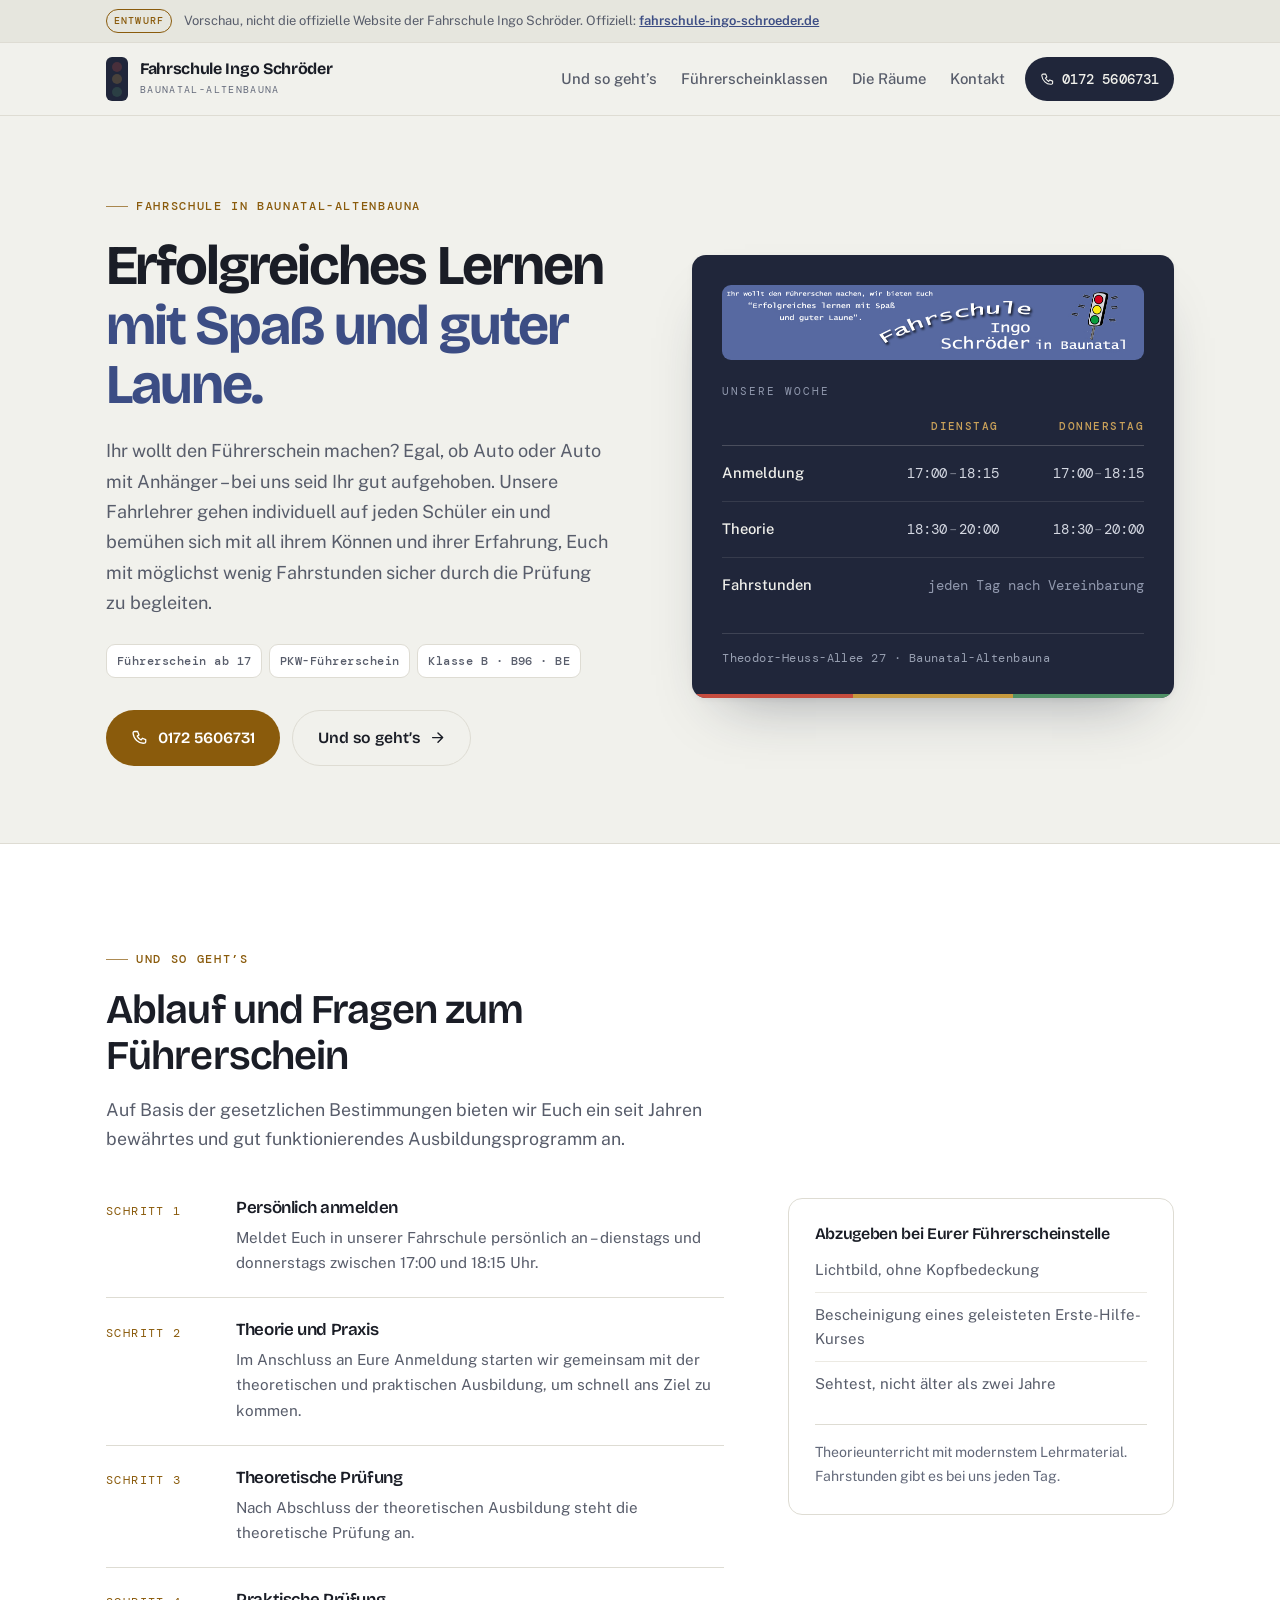
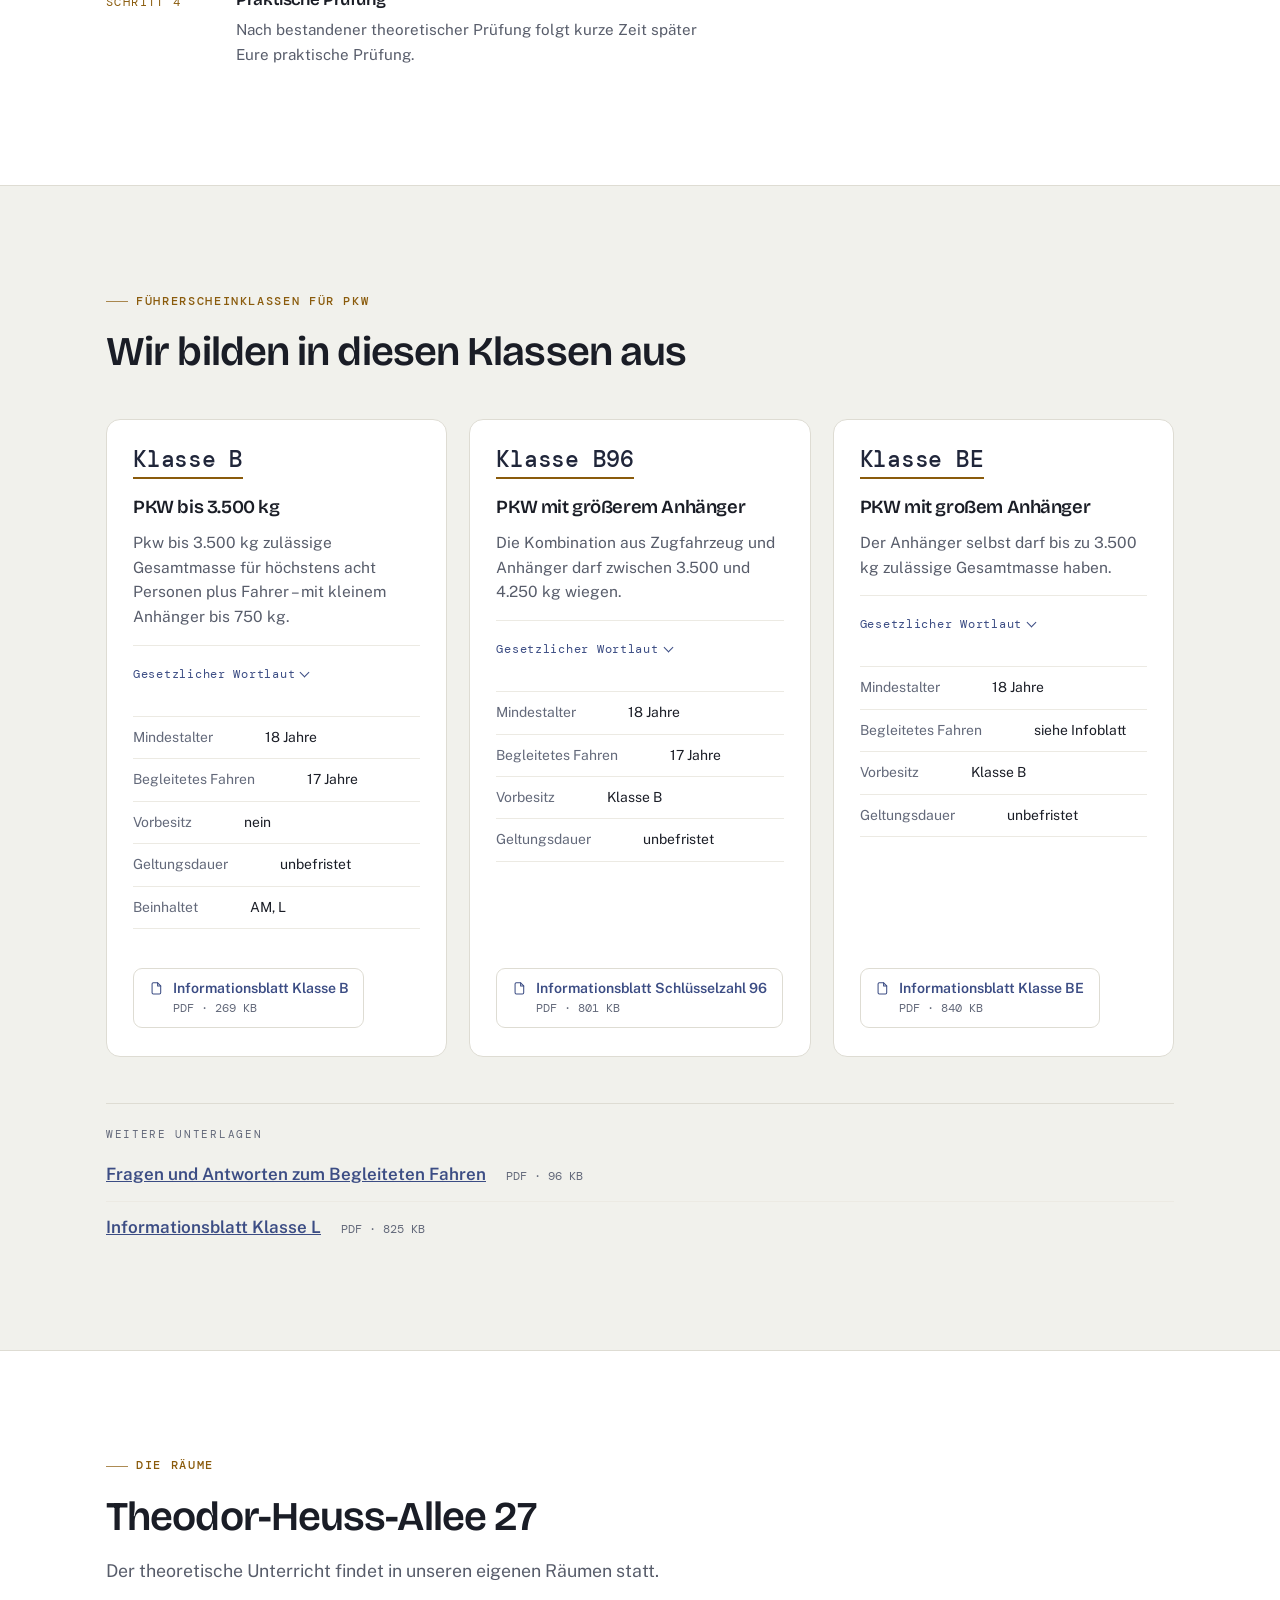
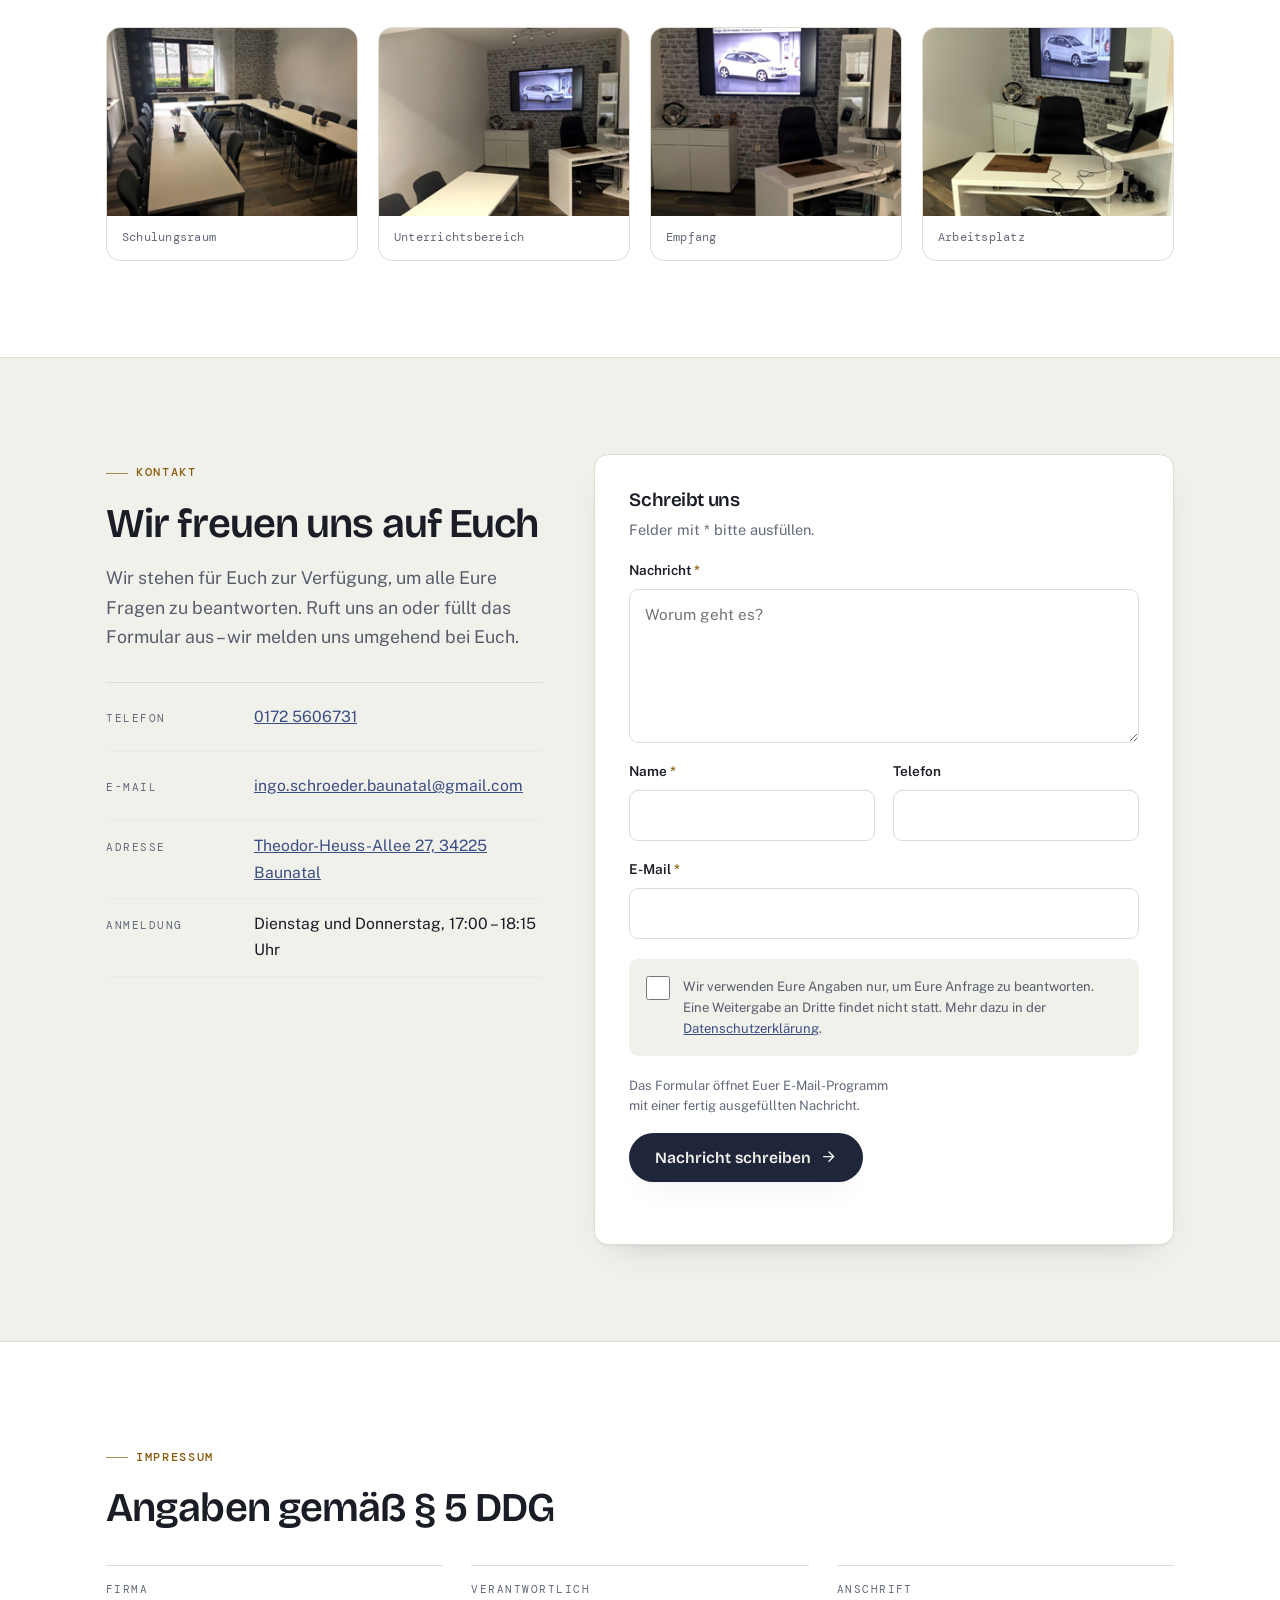
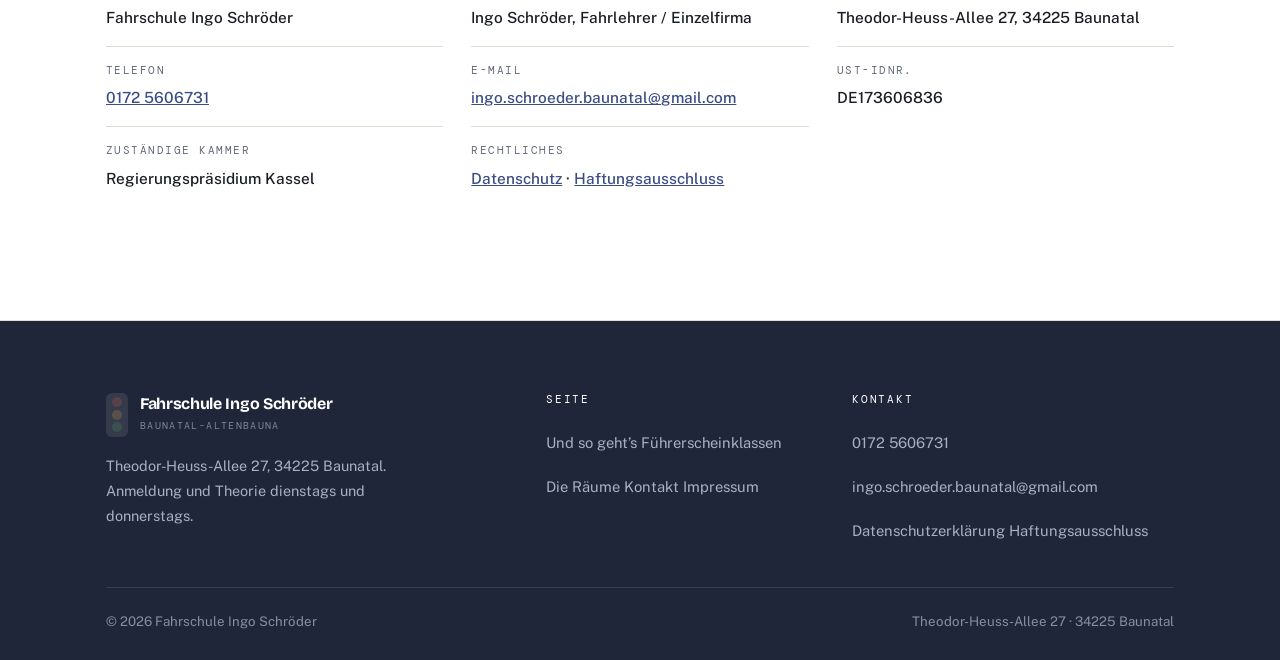
<file: index.html>
<!DOCTYPE html>
<html lang="de">
<head>
<meta charset="utf-8">
<meta name="robots" content="noindex, nofollow">
<meta name="viewport" content="width=device-width, initial-scale=1">
<title>Fahrschule Ingo Schröder – Führerschein in Baunatal-Altenbauna</title>
<meta name="description" content="Fahrschule Ingo Schröder, Theodor-Heuss-Allee 27 in Baunatal-Altenbauna. Anmeldung und Theorie dienstags und donnerstags. Klasse B, B96 und BE, auch als Führerschein ab 17. Telefon 0172 5606731.">
<meta name="author" content="Fahrschule Ingo Schröder">
<meta name="theme-color" content="#20263a">
<link rel="canonical" href="http://www.fahrschule-ingo-schroeder.de/">
<meta property="og:type" content="website">
<meta property="og:title" content="Fahrschule Ingo Schröder – Baunatal-Altenbauna">
<meta property="og:description" content="Anmeldung und Theorie dienstags und donnerstags. Klasse B, B96 und BE in Baunatal-Altenbauna.">
<meta property="og:locale" content="de_DE">
<meta property="og:image" content="assets/img/logo.jpg">
<link rel="icon" href="data:image/svg+xml,%3Csvg xmlns='http://www.w3.org/2000/svg' viewBox='0 0 64 64'%3E%3Crect width='64' height='64' rx='12' fill='%2320263a'/%3E%3Ccircle cx='32' cy='19' r='5.5' fill='%23d8503f'/%3E%3Ccircle cx='32' cy='32' r='5.5' fill='%23d8a63f'/%3E%3Ccircle cx='32' cy='45' r='5.5' fill='%23549c6b'/%3E%3C/svg%3E">
<link rel="preconnect" href="https://fonts.googleapis.com">
<link rel="preconnect" href="https://fonts.gstatic.com" crossorigin>
<link href="https://fonts.googleapis.com/css2?family=Bricolage+Grotesque:opsz,wght@12..96,600;12..96,700&family=Public+Sans:wght@400;500;600&family=DM+Mono:wght@400;500&display=swap" rel="stylesheet">
<link rel="stylesheet" href="assets/css/style.css">
<script type="application/ld+json">
{
  "@context": "https://schema.org",
  "@type": "DrivingSchool",
  "name": "Fahrschule Ingo Schröder",
  "slogan": "Erfolgreiches Lernen mit Spaß und guter Laune",
  "url": "http://www.fahrschule-ingo-schroeder.de/",
  "telephone": "+49 172 5606731",
  "email": "ingo.schroeder.baunatal@gmail.com",
  "vatID": "DE173606836",
  "founder": "Ingo Schröder",
  "image": "assets/img/logo.jpg",
  "address": {
    "@type": "PostalAddress",
    "streetAddress": "Theodor-Heuss-Allee 27",
    "postalCode": "34225",
    "addressLocality": "Baunatal",
    "addressRegion": "Hessen",
    "addressCountry": "DE"
  },
  "openingHoursSpecification": [
    { "@type": "OpeningHoursSpecification", "dayOfWeek": ["Tuesday", "Thursday"], "opens": "17:00", "closes": "18:15", "description": "Anmeldung" },
    { "@type": "OpeningHoursSpecification", "dayOfWeek": ["Tuesday", "Thursday"], "opens": "18:30", "closes": "20:00", "description": "Theoretischer Unterricht" }
  ]
}
</script>
</head>
<body>
<a class="skip" href="#main">Zum Inhalt springen</a>

<!-- Entwurfs-Hinweis: vor dem Livegang entfernen, zusammen mit dem robots-Meta-Tag. -->
<div class="draft">
  <div class="draft__inner">
    <b>Entwurf</b>
    <span>Vorschau, nicht die offizielle Website der Fahrschule Ingo Schröder. Offiziell: <a href="http://www.fahrschule-ingo-schroeder.de/" target="_blank" rel="noopener">fahrschule-ingo-schroeder.de</a></span>
  </div>
</div>

<svg width="0" height="0" style="position:absolute" aria-hidden="true" focusable="false">
  <defs>
    <symbol id="i-phone" viewBox="0 0 24 24" fill="none" stroke="currentColor" stroke-width="1.8" stroke-linecap="round" stroke-linejoin="round"><path d="M6.2 3.5h3l1.9 4.7-2.4 1.7a12.4 12.4 0 0 0 5.4 5.4l1.7-2.4 4.7 1.9v3a2 2 0 0 1-2.2 2C10.6 20.6 3.4 13.4 2.9 5.7a2 2 0 0 1 2-2.2Z"/></symbol>
    <symbol id="i-arrow" viewBox="0 0 24 24" fill="none" stroke="currentColor" stroke-width="2" stroke-linecap="round" stroke-linejoin="round"><path d="M5 12h13M12.5 5.5 19 12l-6.5 6.5"/></symbol>
    <symbol id="i-doc" viewBox="0 0 24 24" fill="none" stroke="currentColor" stroke-width="1.7" stroke-linecap="round" stroke-linejoin="round"><path d="M14 3H7a2 2 0 0 0-2 2v14a2 2 0 0 0 2 2h10a2 2 0 0 0 2-2V8Z"/><path d="M14 3v5h5"/></symbol>
  </defs>
</svg>

<header class="header">
  <div class="header__inner">
    <a class="brand" href="#top">
      <span class="mark" aria-hidden="true"><b></b><b></b><b></b></span>
      <span>
        <span class="brand__name">Fahrschule Ingo Schröder</span>
        <span class="brand__sub">Baunatal-Altenbauna</span>
      </span>
    </a>
    <nav class="nav" id="nav" aria-label="Hauptnavigation">
      <a href="#ablauf">Und so geht&rsquo;s</a>
      <a href="#klassen">Führerscheinklassen</a>
      <a href="#raeume">Die Räume</a>
      <a href="#kontakt">Kontakt</a>
    </nav>
    <div class="header__cta">
      <a class="telbtn" href="tel:+491725606731"><svg aria-hidden="true"><use href="#i-phone"/></svg><span>0172 5606731</span></a>
      <button class="burger" id="burger" type="button" aria-label="Menü öffnen" aria-expanded="false" aria-controls="nav"><i></i></button>
    </div>
  </div>
</header>

<main id="main">

  <section class="hero" id="top">
    <div class="hero__inner">
      <div>
        <span class="eyebrow">Fahrschule in Baunatal-Altenbauna</span>
        <h1>Erfolgreiches Lernen <span>mit Spaß und guter Laune.</span></h1>
        <p class="hero__text">Ihr wollt den Führerschein machen? Egal, ob Auto oder Auto mit Anhänger &ndash; bei uns seid Ihr gut aufgehoben. Unsere Fahrlehrer gehen individuell auf jeden Schüler ein und bemühen sich mit all ihrem Können und ihrer Erfahrung, Euch mit möglichst wenig Fahrstunden sicher durch die Prüfung zu begleiten.</p>
        <div class="hero__tags">
          <span class="tag">Führerschein ab 17</span>
          <span class="tag">PKW-Führerschein</span>
          <span class="tag">Klasse B · B96 · BE</span>
        </div>
        <div class="hero__actions">
          <a class="btn btn--onblue" href="tel:+491725606731"><svg aria-hidden="true"><use href="#i-phone"/></svg> 0172 5606731</a>
          <a class="btn btn--ghostblue" href="#ablauf">Und so geht&rsquo;s <svg aria-hidden="true"><use href="#i-arrow"/></svg></a>
        </div>
      </div>

      <div class="hero__media">
        <div class="hero__card">
          <img class="hero__card-logo" src="assets/img/logo.jpg" width="840" height="150" alt="Logo der Fahrschule Ingo Schröder mit dem Text: Ihr wollt den Führerschein machen, wir bieten Euch „Erfolgreiches lernen mit Spaß und guter Laune“.">
          <div class="plan">
            <p class="plan__kopf">Unsere Woche</p>
            <table class="plan__tab">
              <caption class="vh">Anmelde- und Unterrichtszeiten</caption>
              <thead>
                <tr><td></td><th scope="col">Dienstag</th><th scope="col">Donnerstag</th></tr>
              </thead>
              <tbody>
                <tr><th scope="row">Anmeldung</th><td>17:00<span>–</span>18:15</td><td>17:00<span>–</span>18:15</td></tr>
                <tr><th scope="row">Theorie</th><td>18:30<span>–</span>20:00</td><td>18:30<span>–</span>20:00</td></tr>
                <tr><th scope="row">Fahrstunden</th><td colspan="2" class="plan__weit">jeden Tag nach Vereinbarung</td></tr>
              </tbody>
            </table>
            <p class="plan__fuss">Theodor-Heuss-Allee 27 · Baunatal-Altenbauna</p>
          </div>
        </div>
      </div>
    </div>
  </section>

  <!-- Hinweis für die Fahrschule: Die bisherige Website nennt an einer Stelle
       „Di. und Do.“, an anderer „Di., Mi., Do.“ als Unterrichtstage. Hier steht
       durchgängig Di. und Do. – bitte bestätigen, welche Angabe stimmt. -->

  <section class="section section--soft" id="ablauf">
    <div class="wrap">
      <div class="section__head">
        <span class="eyebrow">Und so geht&rsquo;s</span>
        <h2>Ablauf und Fragen zum Führerschein</h2>
        <p class="lede">Auf Basis der gesetzlichen Bestimmungen bieten wir Euch ein seit Jahren bewährtes und gut funktionierendes Ausbildungsprogramm an.</p>
      </div>

      <div class="ablauf">
        <ol class="steps">
          <li class="step">
            <p class="step__n">Schritt 1</p>
            <h3>Persönlich anmelden</h3>
            <p>Meldet Euch in unserer Fahrschule persönlich an &ndash; dienstags und donnerstags zwischen 17:00 und 18:15 Uhr.</p>
          </li>
          <li class="step">
            <p class="step__n">Schritt 2</p>
            <h3>Theorie und Praxis</h3>
            <p>Im Anschluss an Eure Anmeldung starten wir gemeinsam mit der theoretischen und praktischen Ausbildung, um schnell ans Ziel zu kommen.</p>
          </li>
          <li class="step">
            <p class="step__n">Schritt 3</p>
            <h3>Theoretische Prüfung</h3>
            <p>Nach Abschluss der theoretischen Ausbildung steht die theoretische Prüfung an.</p>
          </li>
          <li class="step">
            <p class="step__n">Schritt 4</p>
            <h3>Praktische Prüfung</h3>
            <p>Nach bestandener theoretischer Prüfung folgt kurze Zeit später Eure praktische Prüfung.</p>
          </li>
        </ol>

        <aside class="beibringen">
          <h3>Abzugeben bei Eurer Führerscheinstelle</h3>
          <ul>
            <li>Lichtbild, ohne Kopfbedeckung</li>
            <li>Bescheinigung eines geleisteten Erste-Hilfe-Kurses</li>
            <li>Sehtest, nicht älter als zwei Jahre</li>
          </ul>
          <p>Theorieunterricht mit modernstem Lehrmaterial. Fahrstunden gibt es bei uns jeden Tag.</p>
        </aside>
      </div>
    </div>
  </section>

  <section class="section" id="klassen">
    <div class="wrap">
      <div class="section__head">
        <span class="eyebrow">Führerscheinklassen für PKW</span>
        <h2>Wir bilden in diesen Klassen aus</h2>
      </div>

      <div class="classes">

        <article class="cls">
          <p class="cls__badge">Klasse B</p>
          <h3>PKW bis 3.500 kg</h3>
          <div class="cls__desc">
            <p class="cls__lead">Pkw bis 3.500 kg zulässige Gesamtmasse für höchstens acht Personen plus Fahrer &ndash; mit kleinem Anhänger bis 750 kg.</p>
            <details class="cls__more">
              <summary>Gesetzlicher Wortlaut</summary>
              <p>Kraftfahrzeuge &ndash; ausgenommen Kraftfahrzeuge der Klassen AM, A1, A2 und A &ndash; mit einer zulässigen Gesamtmasse von nicht mehr als 3.500 kg, die zur Beförderung von nicht mehr als acht Personen außer dem Fahrzeugführer ausgelegt und gebaut sind (auch mit Anhänger mit einer zulässigen Gesamtmasse von nicht mehr als 750 kg oder mit Anhänger über 750 kg zulässiger Gesamtmasse, sofern 3.500 kg zulässige Gesamtmasse der Kombination nicht überschritten wird).</p>
              <p>Dreirädrige Kraftfahrzeuge im Inland, im Falle eines Kraftfahrzeuges mit einer Motorleistung von mehr als 15 kW jedoch nur, soweit der Inhaber der Fahrerlaubnis mindestens 21 Jahre alt ist.</p>
            </details>
          </div>
          <dl class="spec">
            <div><dt>Mindestalter</dt><dd>18 Jahre</dd></div>
            <div><dt>Begleitetes Fahren</dt><dd>17 Jahre</dd></div>
            <div><dt>Vorbesitz</dt><dd>nein</dd></div>
            <div><dt>Geltungsdauer</dt><dd>unbefristet</dd></div>
            <div><dt>Beinhaltet</dt><dd>AM, L</dd></div>
          </dl>
          <div class="cls__foot">
            <a class="dl" href="assets/pdf/klasse-b.pdf" target="_blank" rel="noopener">
              <svg aria-hidden="true"><use href="#i-doc"/></svg>
              <span>Informationsblatt Klasse B<small>PDF · 269 KB</small></span>
            </a>
          </div>
        </article>

        <article class="cls">
          <p class="cls__badge">Klasse B96</p>
          <h3>PKW mit größerem Anhänger</h3>
          <div class="cls__desc">
            <p class="cls__lead">Die Kombination aus Zugfahrzeug und Anhänger darf zwischen 3.500 und 4.250 kg wiegen.</p>
            <details class="cls__more">
              <summary>Gesetzlicher Wortlaut</summary>
              <p>Kombinationen, die aus einem Zugfahrzeug der Klasse B (PKW oder leichter LKW) und einem Anhänger mit einer zulässigen Gesamtmasse von mehr als 750 kg und einer zulässigen Gesamtmasse der Kombination von mehr als 3.500 kg, aber nicht mehr als 4.250 kg bestehen.</p>
            </details>
          </div>
          <dl class="spec">
            <div><dt>Mindestalter</dt><dd>18 Jahre</dd></div>
            <div><dt>Begleitetes Fahren</dt><dd>17 Jahre</dd></div>
            <div><dt>Vorbesitz</dt><dd>Klasse B</dd></div>
            <div><dt>Geltungsdauer</dt><dd>unbefristet</dd></div>
          </dl>
          <div class="cls__foot">
            <a class="dl" href="assets/pdf/klasse-b96.pdf" target="_blank" rel="noopener">
              <svg aria-hidden="true"><use href="#i-doc"/></svg>
              <span>Informationsblatt Schlüsselzahl 96<small>PDF · 801 KB</small></span>
            </a>
          </div>
        </article>

        <article class="cls">
          <p class="cls__badge">Klasse BE</p>
          <h3>PKW mit großem Anhänger</h3>
          <div class="cls__desc">
            <p class="cls__lead">Der Anhänger selbst darf bis zu 3.500 kg zulässige Gesamtmasse haben.</p>
            <details class="cls__more">
              <summary>Gesetzlicher Wortlaut</summary>
              <p>Fahrzeugkombinationen, die aus einem Zugfahrzeug der Klasse B und einem Anhänger oder Sattelanhänger bestehen, sofern die zulässige Gesamtmasse des Anhängers oder Sattelanhängers 3.500 kg nicht übersteigt.</p>
            </details>
          </div>
          <dl class="spec">
            <div><dt>Mindestalter</dt><dd>18 Jahre</dd></div>
            <div><dt>Begleitetes Fahren</dt><dd>siehe Infoblatt</dd></div>
            <div><dt>Vorbesitz</dt><dd>Klasse B</dd></div>
            <div><dt>Geltungsdauer</dt><dd>unbefristet</dd></div>
          </dl>
          <div class="cls__foot">
            <a class="dl" href="assets/pdf/klasse-be.pdf" target="_blank" rel="noopener">
              <svg aria-hidden="true"><use href="#i-doc"/></svg>
              <span>Informationsblatt Klasse BE<small>PDF · 840 KB</small></span>
            </a>
          </div>
        </article>

      </div>

      <div class="weitere">
        <h3>Weitere Unterlagen</h3>
        <ul>
          <li><a href="assets/pdf/fragen-und-antworten-zum-begleitenten-fahren.pdf" target="_blank" rel="noopener">Fragen und Antworten zum Begleiteten Fahren</a> <span>PDF · 96 KB</span></li>
          <li><a href="assets/pdf/klasse-l.pdf" target="_blank" rel="noopener">Informationsblatt Klasse L</a> <span>PDF · 825 KB</span></li>
        </ul>
      </div>
    </div>
  </section>

  <section class="section section--soft" id="raeume">
    <div class="wrap">
      <div class="section__head">
        <span class="eyebrow">Die Räume</span>
        <h2>Theodor-Heuss-Allee 27</h2>
        <p class="lede">Der theoretische Unterricht findet in unseren eigenen Räumen statt.</p>
      </div>
      <div class="gallery">
        <figure>
          <img src="assets/img/raum-schulungsraum.jpg" width="280" height="210" alt="Schulungsraum mit langen Tischreihen, Stühlen und Ziegelwand" loading="lazy">
          <figcaption>Schulungsraum</figcaption>
        </figure>
        <figure>
          <img src="assets/img/raum-buero.jpg" width="280" height="210" alt="Unterrichtsbereich mit Bildschirm an der Ziegelwand und Sideboard" loading="lazy">
          <figcaption>Unterrichtsbereich</figcaption>
        </figure>
        <figure>
          <img src="assets/img/raum-empfang.jpg" width="280" height="426" alt="Empfang mit Schreibtisch, Bürostuhl und Bildschirm" loading="lazy">
          <figcaption>Empfang</figcaption>
        </figure>
        <figure>
          <img src="assets/img/raum-arbeitsplatz.jpg" width="280" height="373" alt="Arbeitsplatz mit Schreibtisch, Laptop und Bildschirm" loading="lazy">
          <figcaption>Arbeitsplatz</figcaption>
        </figure>
      </div>
    </div>
  </section>

  <section class="section" id="kontakt">
    <div class="wrap">
      <div class="contact__grid">
        <div>
          <span class="eyebrow">Kontakt</span>
          <h2>Wir freuen uns auf Euch</h2>
          <p class="lede">Wir stehen für Euch zur Verfügung, um alle Eure Fragen zu beantworten. Ruft uns an oder füllt das Formular aus &ndash; wir melden uns umgehend bei Euch.</p>

          <dl class="ccards">
            <div><dt>Telefon</dt><dd><a href="tel:+491725606731">0172 5606731</a></dd></div>
            <div><dt>E-Mail</dt><dd><a href="mailto:ingo.schroeder.baunatal@gmail.com">ingo.schroeder.baunatal@gmail.com</a></dd></div>
            <div><dt>Adresse</dt><dd><a href="https://www.openstreetmap.org/search?query=Theodor-Heuss-Allee%2027%2C%2034225%20Baunatal" target="_blank" rel="noopener">Theodor-Heuss-Allee 27, 34225 Baunatal</a></dd></div>
            <div><dt>Anmeldung</dt><dd>Dienstag und Donnerstag, 17:00 &ndash; 18:15 Uhr</dd></div>
          </dl>
        </div>

        <form class="form" id="kontaktformular" novalidate>
          <h3>Schreibt uns</h3>
          <p>Felder mit <span class="req">*</span> bitte ausfüllen.</p>

          <div class="field">
            <label for="f-nachricht">Nachricht <span class="req">*</span></label>
            <textarea id="f-nachricht" name="nachricht" rows="5" required placeholder="Worum geht es?"></textarea>
          </div>

          <div class="grid2">
            <div class="field">
              <label for="f-name">Name <span class="req">*</span></label>
              <input id="f-name" name="name" type="text" autocomplete="name" required>
            </div>
            <div class="field">
              <label for="f-telefon">Telefon</label>
              <input id="f-telefon" name="telefon" type="tel" autocomplete="tel">
            </div>
          </div>

          <div class="field">
            <label for="f-email">E-Mail <span class="req">*</span></label>
            <input id="f-email" name="email" type="email" autocomplete="email" required>
          </div>

          <div class="consent">
            <input id="f-consent" name="consent" type="checkbox" required>
            <label for="f-consent">Wir verwenden Eure Angaben nur, um Eure Anfrage zu beantworten. Eine Weitergabe an Dritte findet nicht statt. Mehr dazu in der <a href="datenschutz.html">Datenschutzerklärung</a>.</label>
          </div>

          <div class="form__foot">
            <p class="form__hint">Das Formular öffnet Euer E-Mail-Programm mit einer fertig ausgefüllten Nachricht.</p>
            <button class="btn btn--primary" type="submit">Nachricht schreiben <svg aria-hidden="true"><use href="#i-arrow"/></svg></button>
          </div>
          <p class="form__status" id="formStatus" role="status" aria-live="polite"></p>
        </form>
      </div>
    </div>
  </section>

  <section class="section section--soft" id="impressum">
    <div class="wrap">
      <div class="section__head">
        <span class="eyebrow">Impressum</span>
        <h2>Angaben gemäß § 5 DDG</h2>
      </div>
      <dl class="imprint">
        <div><dt>Firma</dt><dd>Fahrschule Ingo Schröder</dd></div>
        <div><dt>Verantwortlich</dt><dd>Ingo Schröder, Fahrlehrer / Einzelfirma</dd></div>
        <div><dt>Anschrift</dt><dd>Theodor-Heuss-Allee 27, 34225 Baunatal</dd></div>
        <div><dt>Telefon</dt><dd><a href="tel:+491725606731">0172 5606731</a></dd></div>
        <div><dt>E-Mail</dt><dd><a href="mailto:ingo.schroeder.baunatal@gmail.com">ingo.schroeder.baunatal@gmail.com</a></dd></div>
        <div><dt>USt-IdNr.</dt><dd>DE173606836</dd></div>
        <div><dt>Zuständige Kammer</dt><dd>Regierungspräsidium Kassel</dd></div>
        <div><dt>Rechtliches</dt><dd><a href="datenschutz.html">Datenschutz</a> · <a href="haftungsausschluss.html">Haftungsausschluss</a></dd></div>
      </dl>
    </div>
  </section>

</main>

<footer class="footer">
  <div class="wrap">
    <div class="footer__grid">
      <div>
        <div class="footer__brand">
          <span class="mark" aria-hidden="true"><b></b><b></b><b></b></span>
          <span>
            <span class="brand__name">Fahrschule Ingo Schröder</span>
            <span class="brand__sub">Baunatal-Altenbauna</span>
          </span>
        </div>
        <p>Theodor-Heuss-Allee 27, 34225 Baunatal. Anmeldung und Theorie dienstags und donnerstags.</p>
      </div>
      <div>
        <h4>Seite</h4>
        <a href="#ablauf">Und so geht&rsquo;s</a>
        <a href="#klassen">Führerscheinklassen</a>
        <a href="#raeume">Die Räume</a>
        <a href="#kontakt">Kontakt</a>
        <a href="#impressum">Impressum</a>
      </div>
      <div>
        <h4>Kontakt</h4>
        <a href="tel:+491725606731">0172 5606731</a>
        <a href="mailto:ingo.schroeder.baunatal@gmail.com">ingo.schroeder.baunatal@gmail.com</a>
        <a href="datenschutz.html">Datenschutzerklärung</a>
        <a href="haftungsausschluss.html">Haftungsausschluss</a>
      </div>
    </div>
    <div class="footer__bottom">
      <span>&copy; <span id="jahr">2026</span> Fahrschule Ingo Schröder</span>
      <span>Theodor-Heuss-Allee 27 · 34225 Baunatal</span>
    </div>
  </div>
</footer>

<script src="assets/js/main.js"></script>
</body>
</html>
</file>
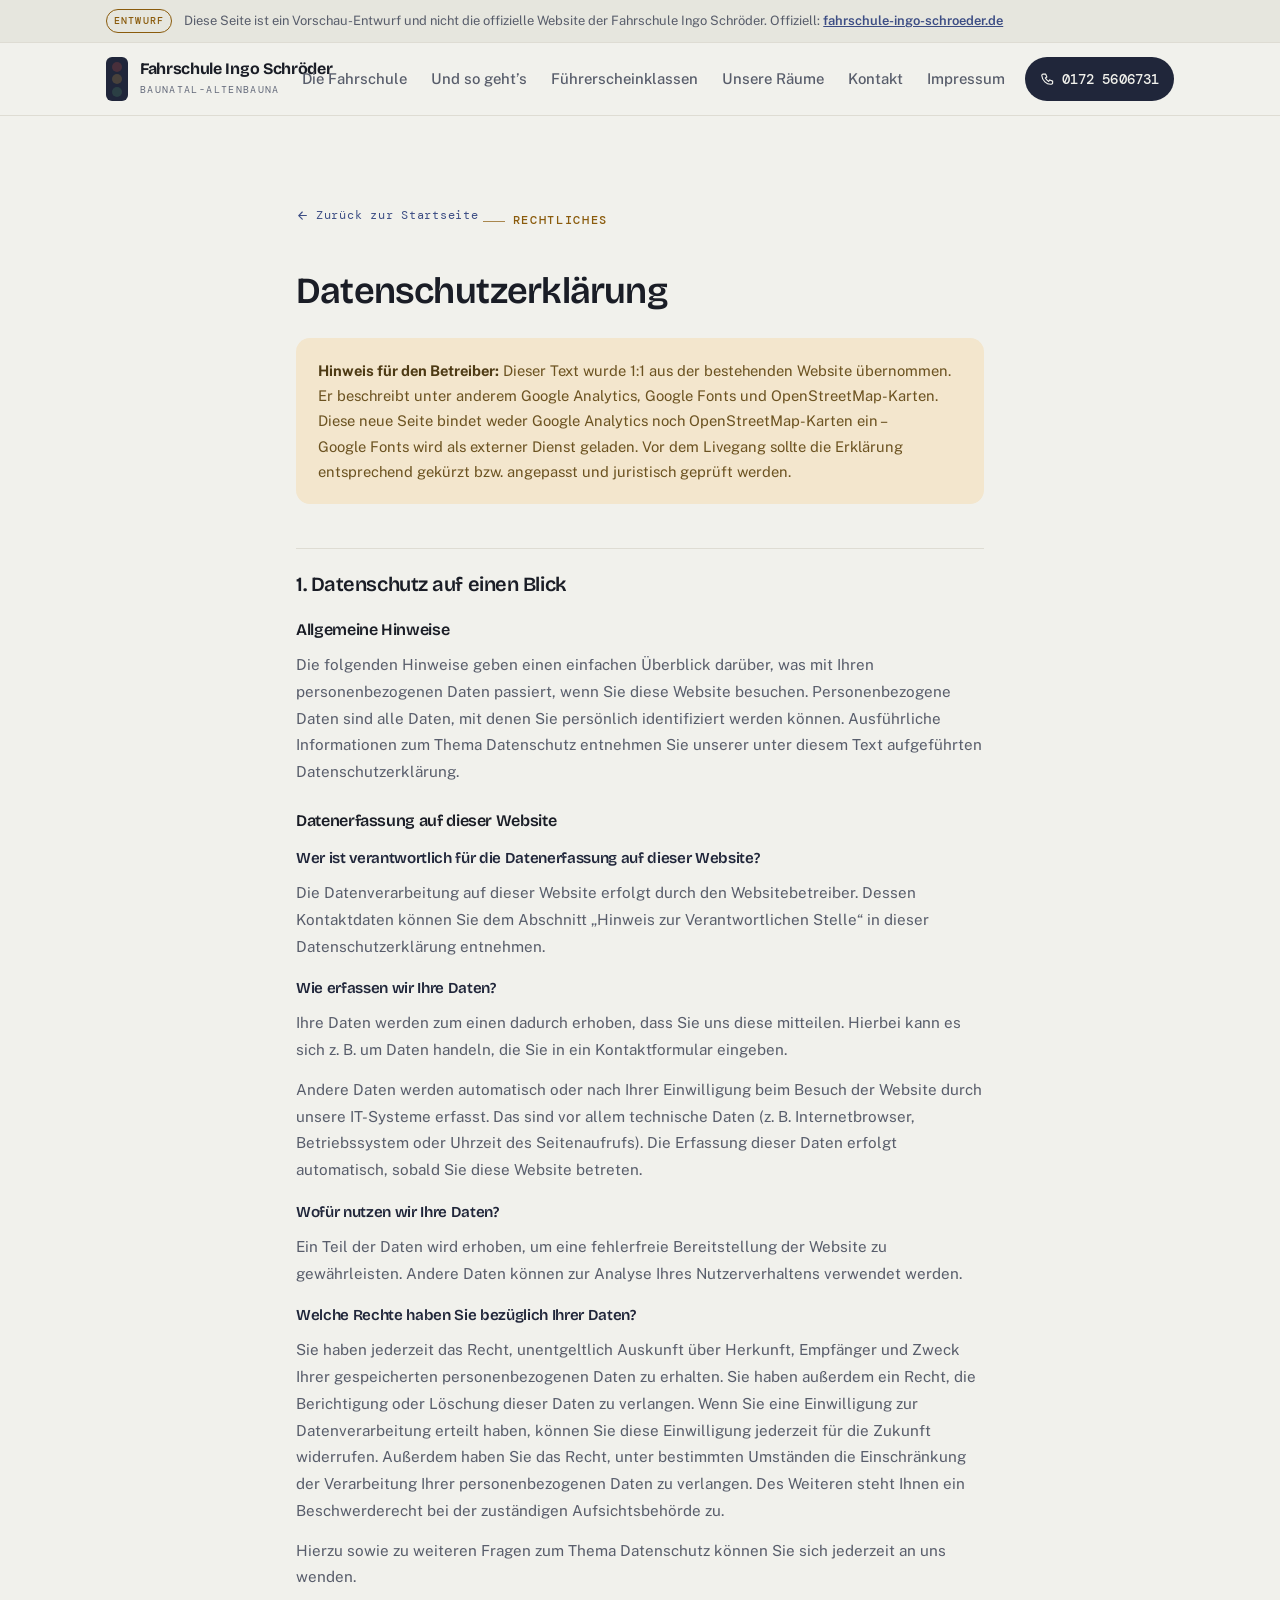
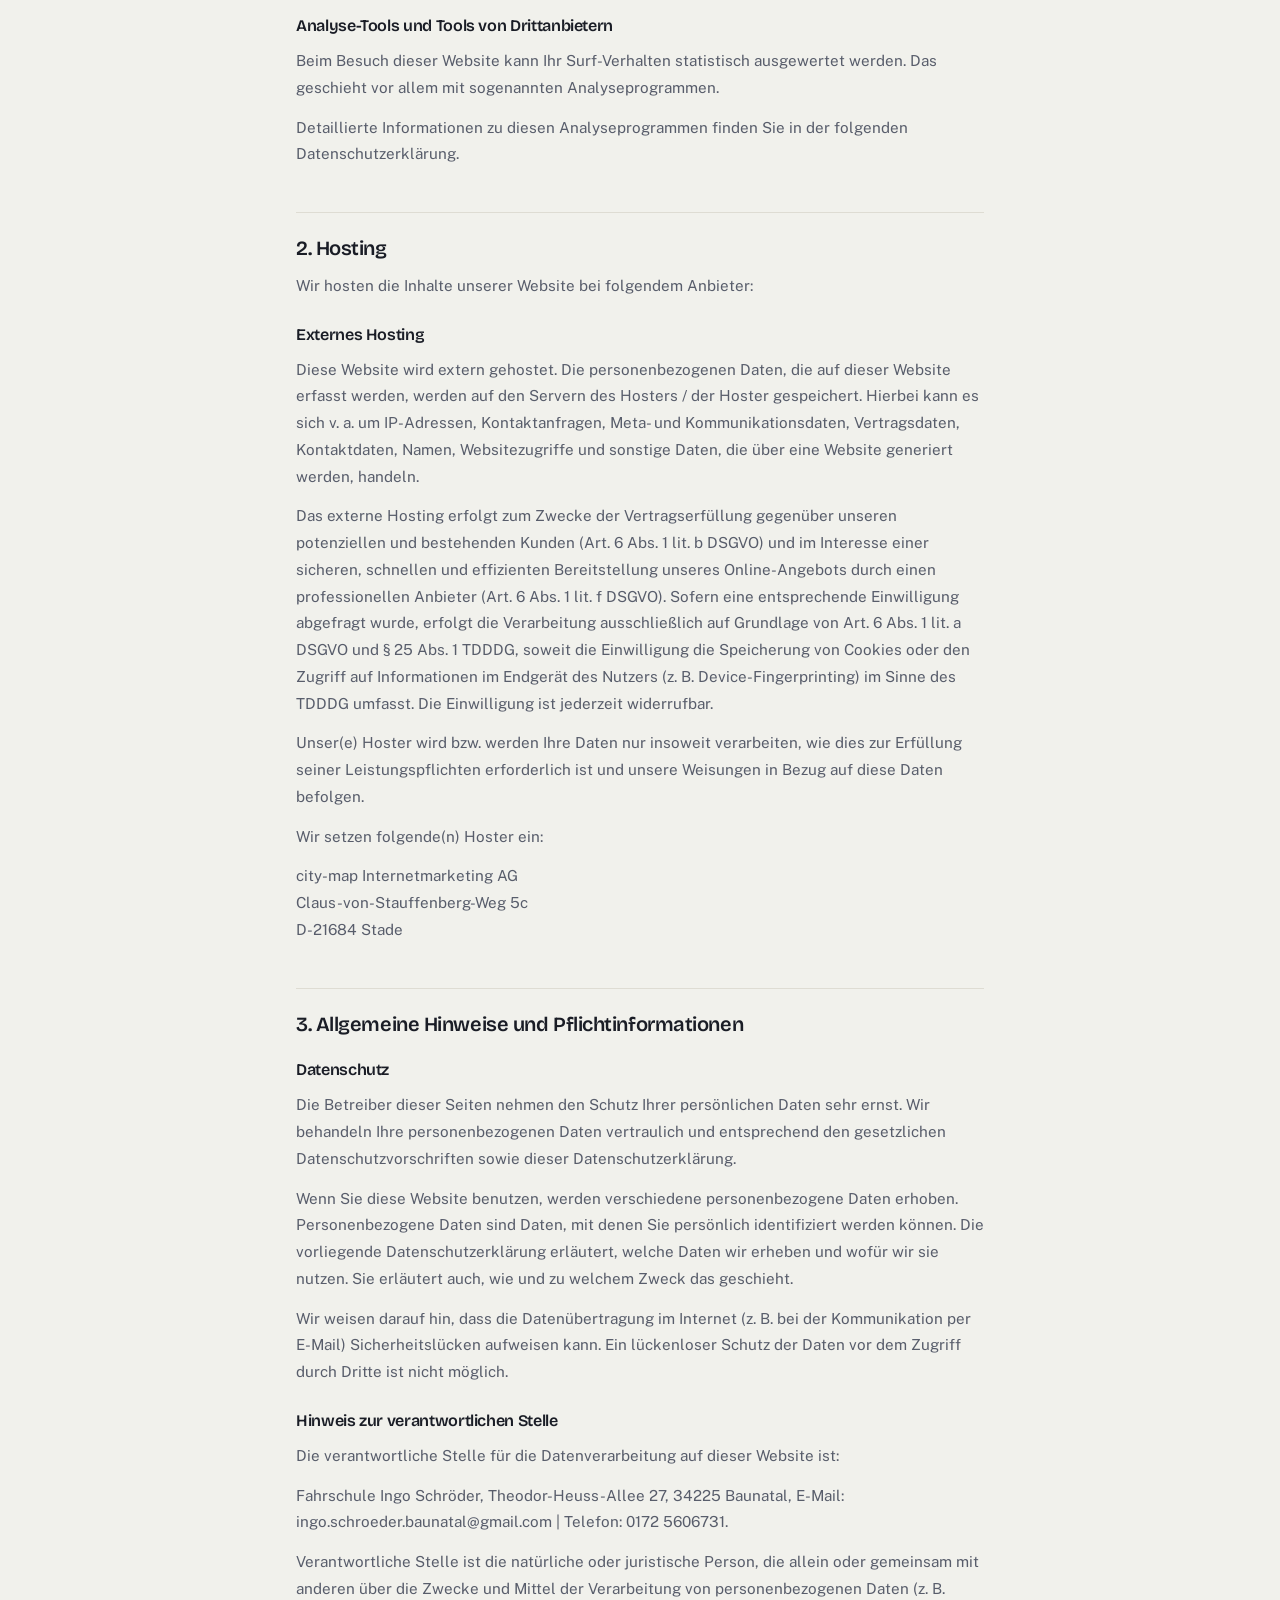
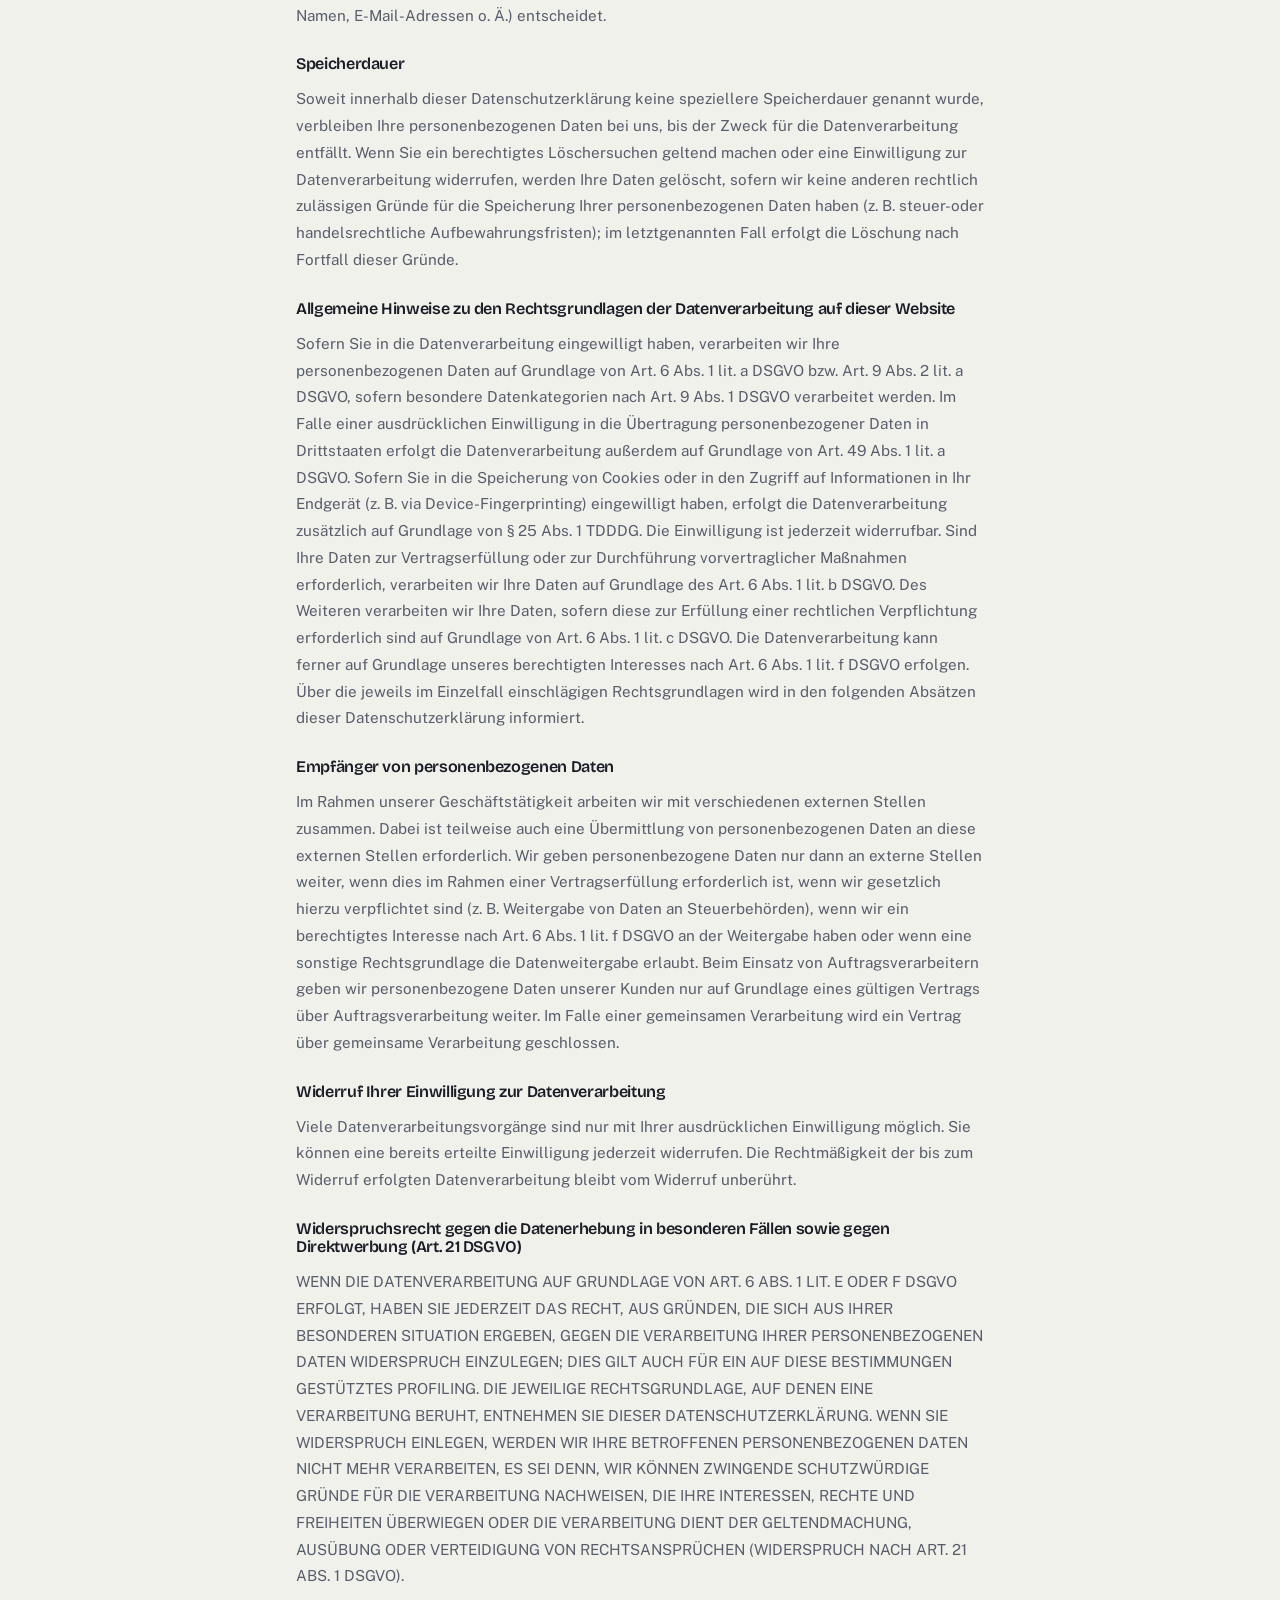
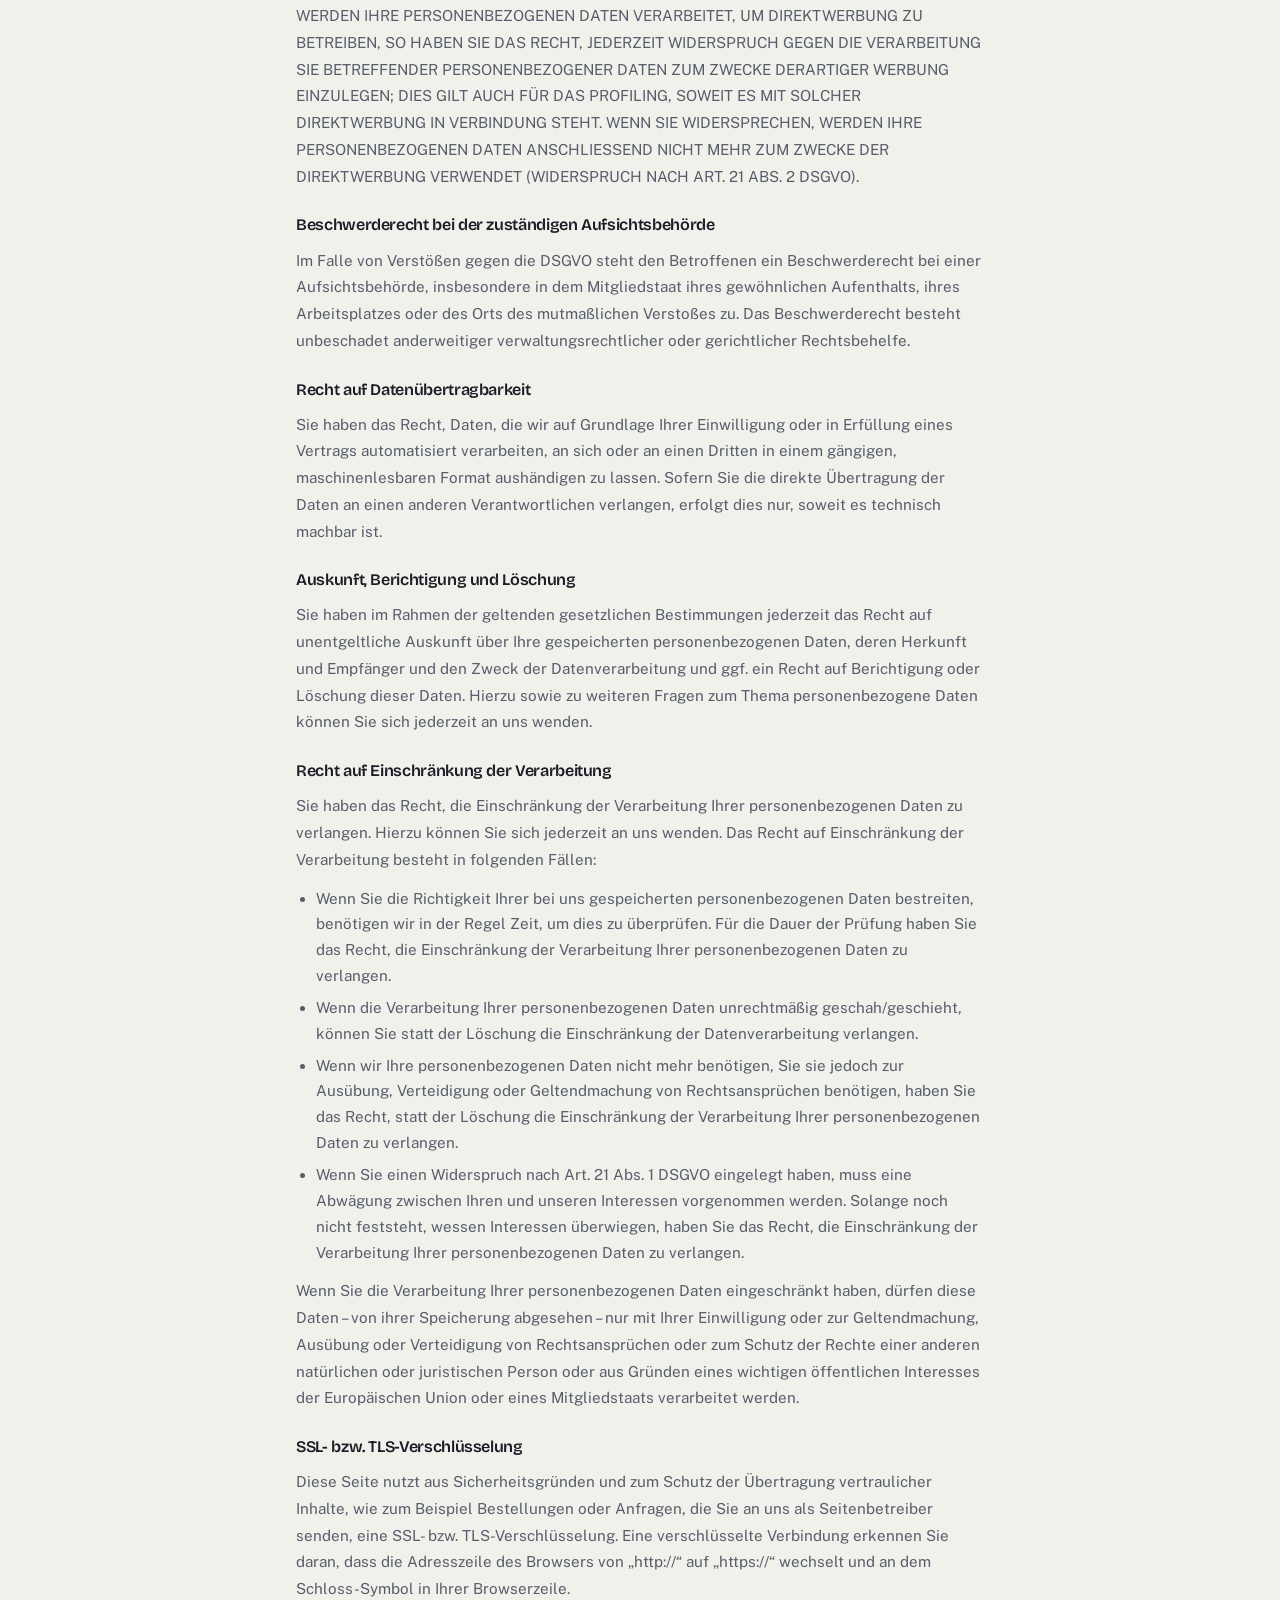
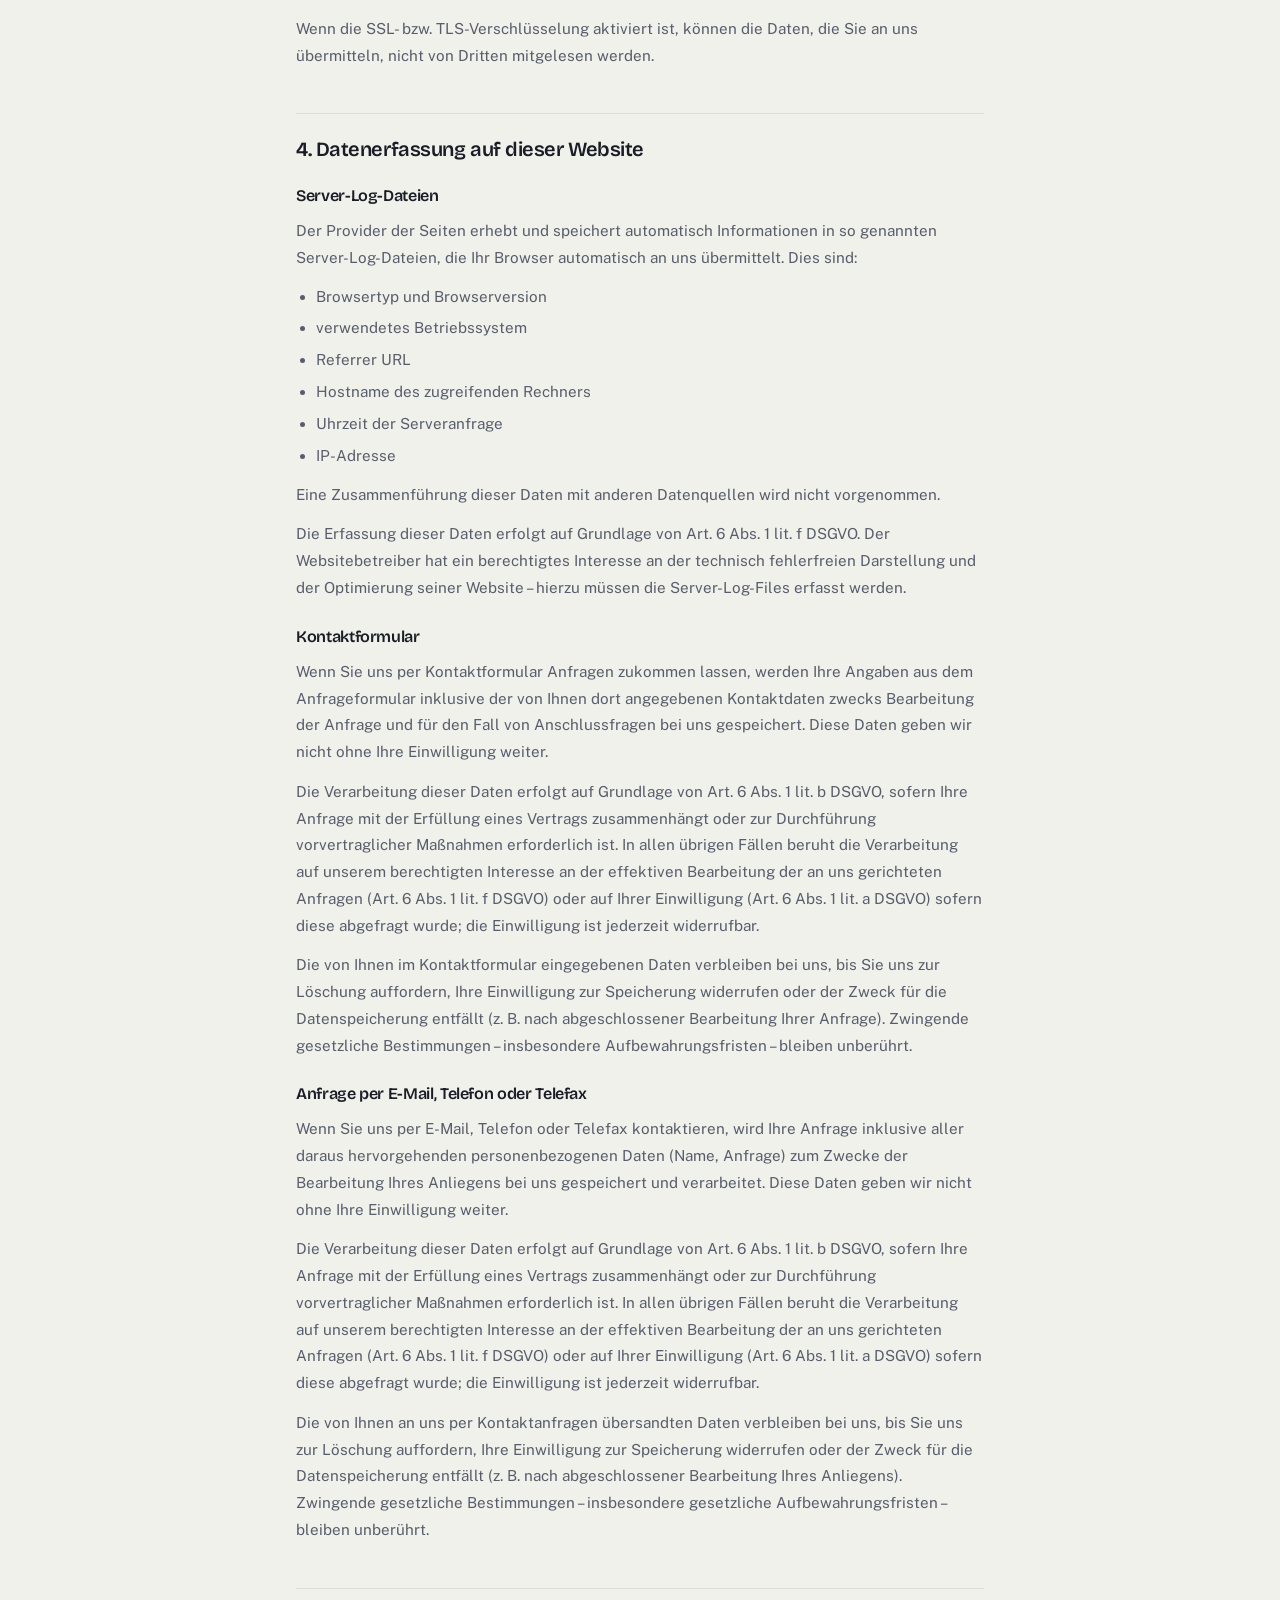
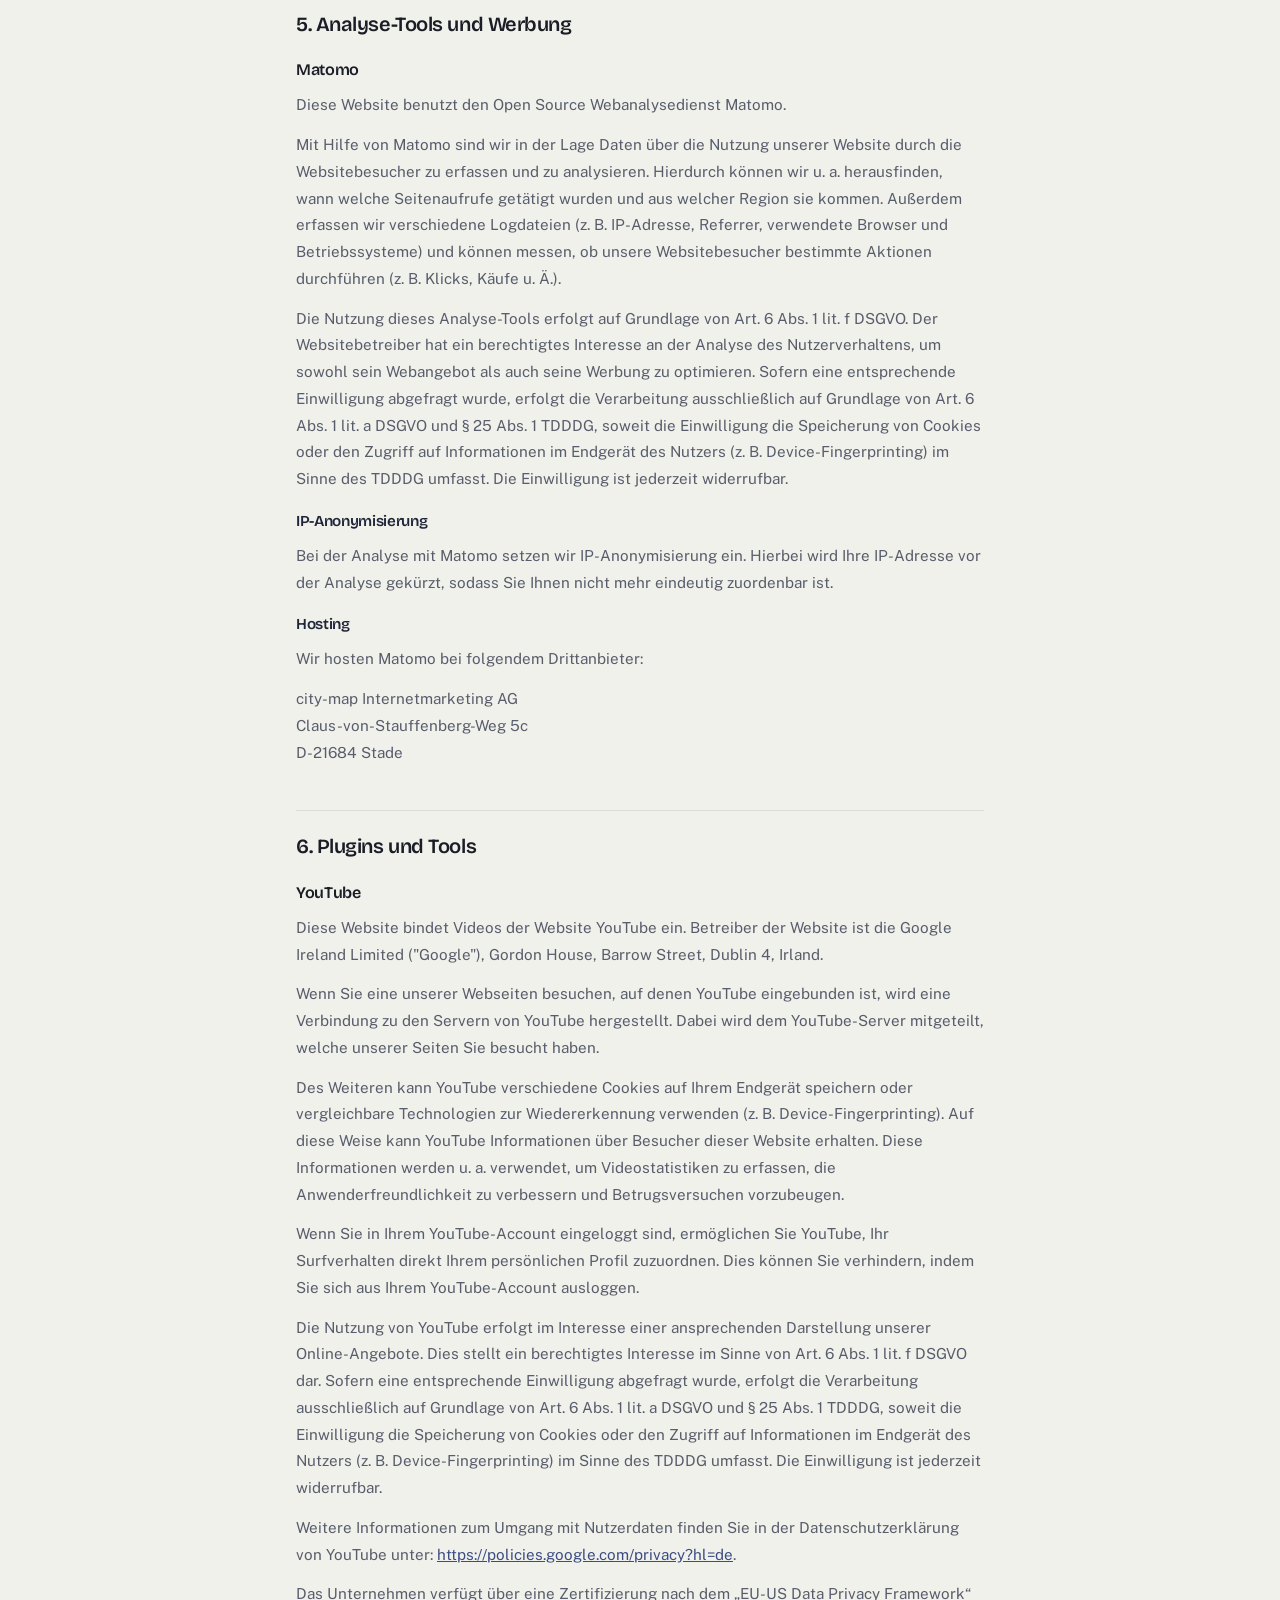
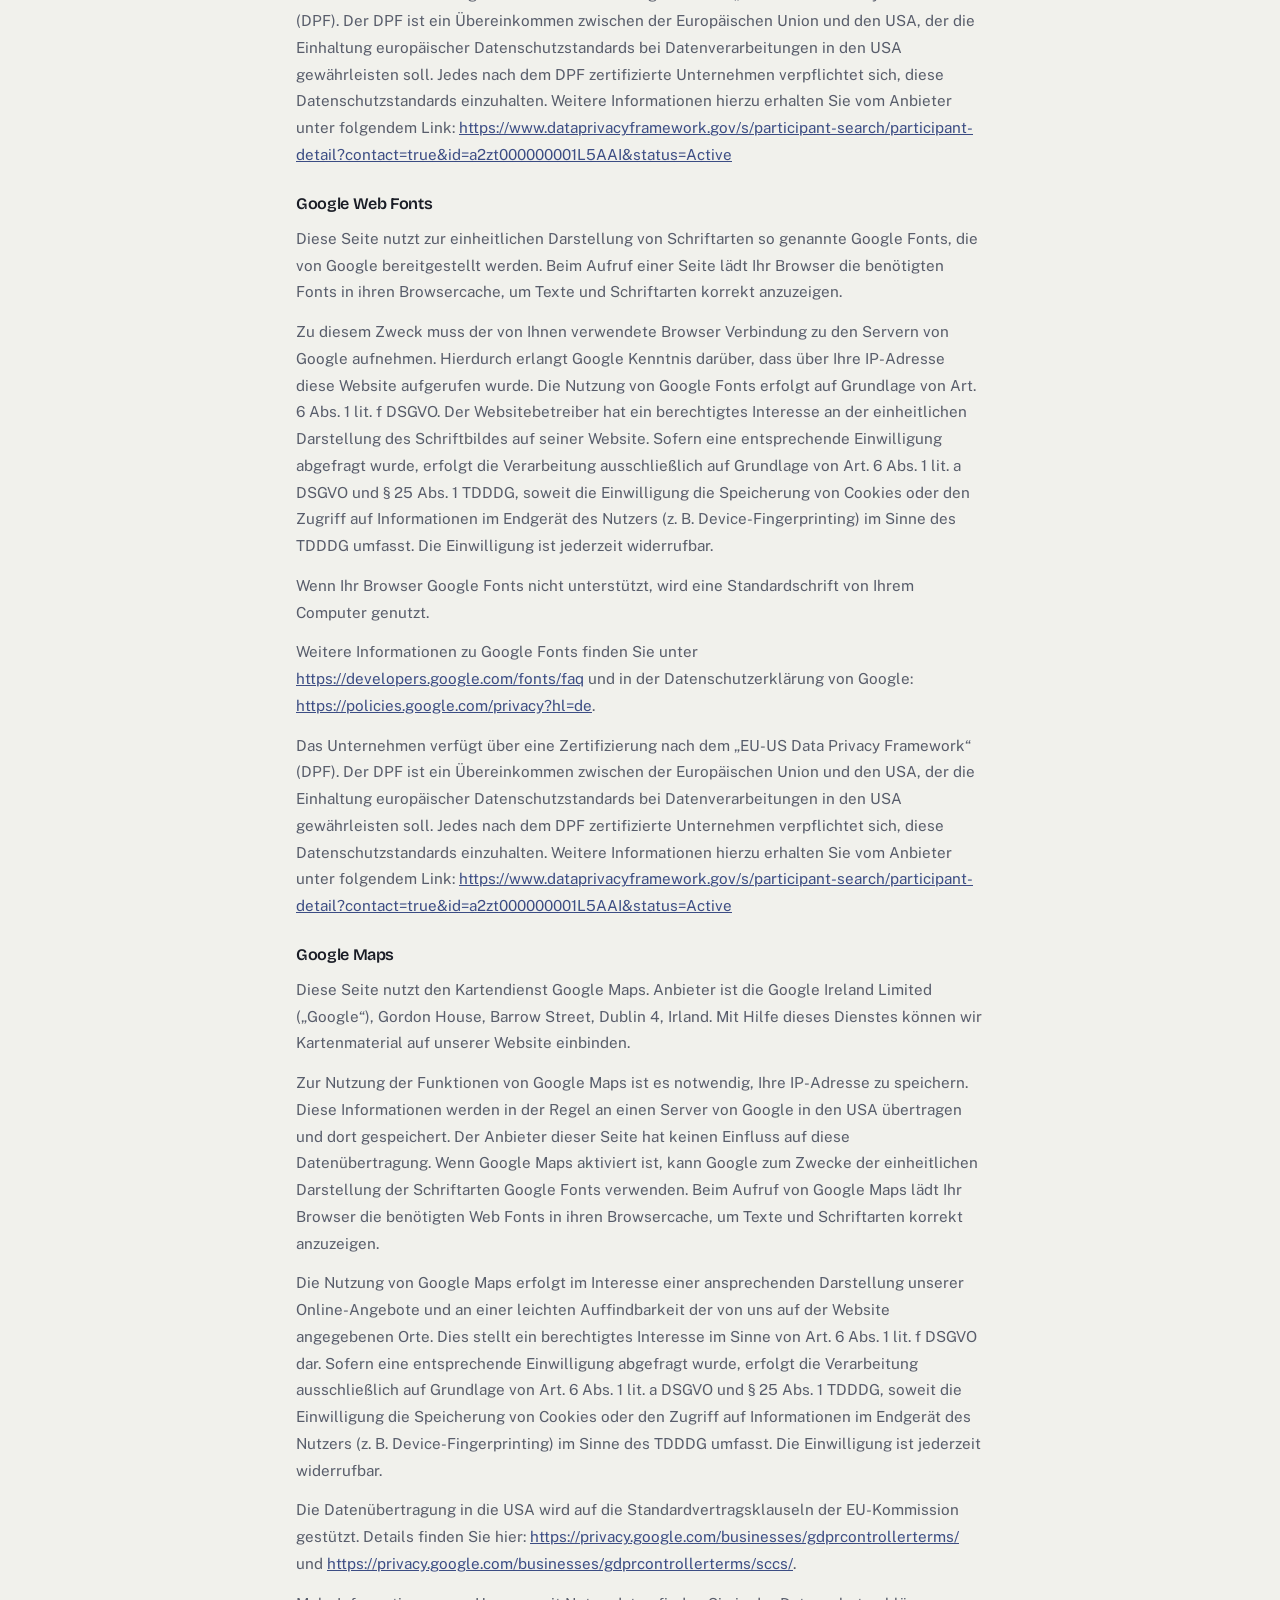
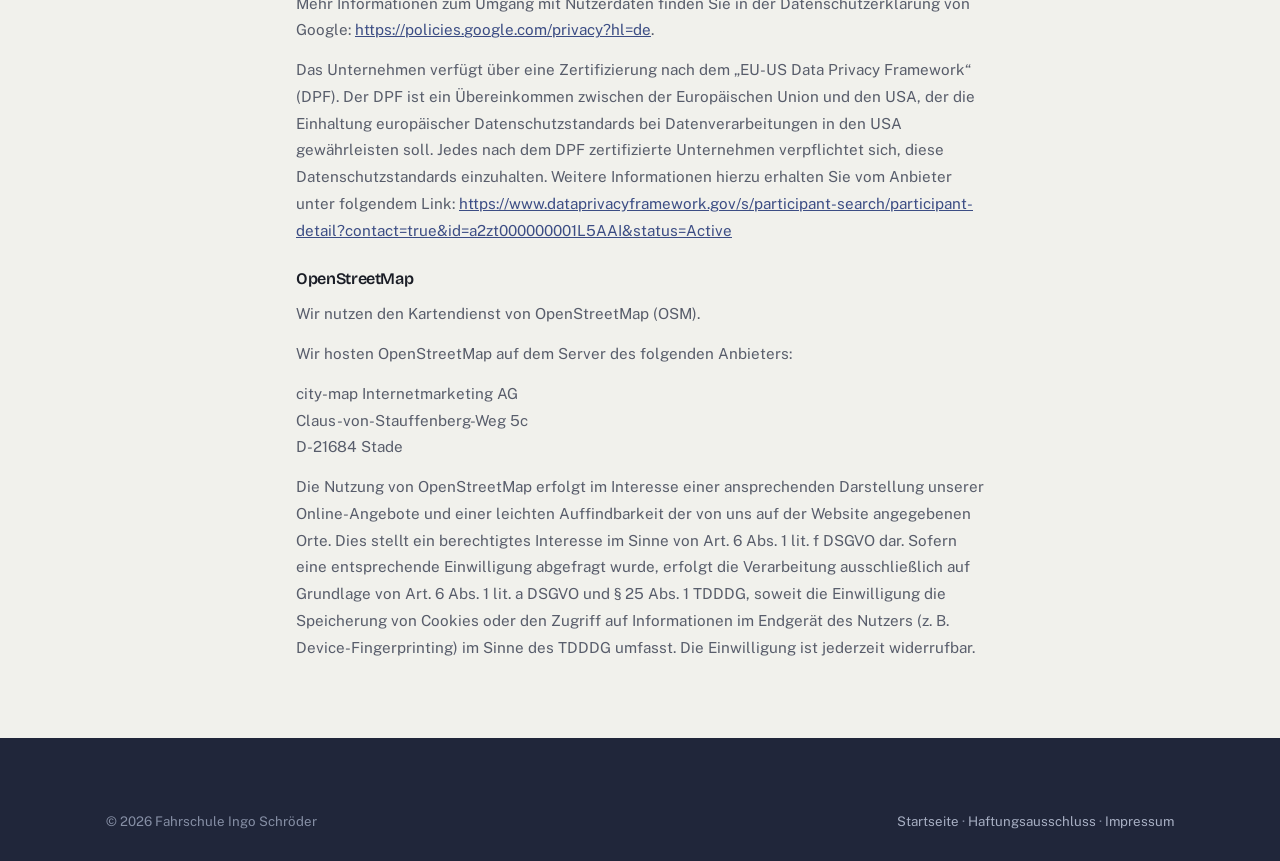
<file: datenschutz.html>
<!DOCTYPE html>
<html lang="de">
<head>
<meta charset="utf-8">
<meta name="viewport" content="width=device-width, initial-scale=1">
<title>Datenschutzerklärung – Fahrschule Ingo Schröder</title>
<meta name="description" content="Datenschutzerklärung der Fahrschule Ingo Schröder, Theodor-Heuss-Allee 27, 34225 Baunatal.">
<meta name="robots" content="noindex, nofollow">
<meta name="theme-color" content="#20263a">
<link rel="icon" href="data:image/svg+xml,%3Csvg xmlns='http://www.w3.org/2000/svg' viewBox='0 0 64 64'%3E%3Crect width='64' height='64' rx='14' fill='%235569a6'/%3E%3Ccircle cx='32' cy='19' r='6' fill='%23e0322b'/%3E%3Ccircle cx='32' cy='32' r='6' fill='%23f2c31d'/%3E%3Ccircle cx='32' cy='45' r='6' fill='%2334a35a'/%3E%3C/svg%3E">
<link rel="preconnect" href="https://fonts.googleapis.com">
<link rel="preconnect" href="https://fonts.gstatic.com" crossorigin>
<link href="https://fonts.googleapis.com/css2?family=Bricolage+Grotesque:opsz,wght@12..96,600;12..96,700&family=Public+Sans:wght@400;500;600&family=DM+Mono:wght@400;500&display=swap" rel="stylesheet">
<link rel="stylesheet" href="assets/css/style.css">
</head>
<body>
<a class="skip" href="#main">Zum Inhalt springen</a>

<!-- Entwurfs-Hinweis: vor dem Livegang entfernen (zusammen mit dem robots-Meta-Tag). -->
<div class="draft">
  <div class="draft__inner">
    <b>Entwurf</b>
    <span>Diese Seite ist ein Vorschau-Entwurf und nicht die offizielle Website der Fahrschule Ingo Schr&ouml;der. Offiziell: <a href="http://www.fahrschule-ingo-schroeder.de/" target="_blank" rel="noopener">fahrschule-ingo-schroeder.de</a></span>
  </div>
</div>

<svg width="0" height="0" style="position:absolute" aria-hidden="true" focusable="false">
  <defs>
    <symbol id="i-arrow" viewBox="0 0 24 24" fill="none" stroke="currentColor" stroke-width="2.1" stroke-linecap="round" stroke-linejoin="round"><path d="M5 12h13M12.5 5.5 19 12l-6.5 6.5"/></symbol>
    <symbol id="i-phone" viewBox="0 0 24 24" fill="none" stroke="currentColor" stroke-width="1.9" stroke-linecap="round" stroke-linejoin="round"><path d="M6.2 3.5h3l1.9 4.7-2.4 1.7a12.4 12.4 0 0 0 5.4 5.4l1.7-2.4 4.7 1.9v3a2 2 0 0 1-2.2 2C10.6 20.6 3.4 13.4 2.9 5.7a2 2 0 0 1 2-2.2Z"/></symbol>
  </defs>
</svg>

<header class="header">
  <div class="header__inner">
    <a class="brand" href="index.html" aria-label="Fahrschule Ingo Schröder – zur Startseite">
      <span class="mark" aria-hidden="true"><b></b><b></b><b></b></span>
      <span>
        <span class="brand__name">Fahrschule Ingo Schröder</span>
        <span class="brand__sub">Baunatal-Altenbauna</span>
      </span>
    </a>
    <nav class="nav" id="nav" aria-label="Hauptnavigation">
      <a href="index.html#fahrschule">Die Fahrschule</a>
      <a href="index.html#ablauf">Und so geht&rsquo;s</a>
      <a href="index.html#klassen">Führerscheinklassen</a>
      <a href="index.html#raeume">Unsere Räume</a>
      <a href="index.html#kontakt">Kontakt</a>
      <a href="index.html#impressum">Impressum</a>
    </nav>
    <div class="header__cta">
      <a class="telbtn" href="tel:+491725606731"><svg aria-hidden="true"><use href="#i-phone"/></svg><span>0172 5606731</span></a>
      <button class="burger" id="burger" type="button" aria-label="Menü öffnen" aria-expanded="false" aria-controls="nav"><i></i></button>
    </div>
  </div>
</header>

<main id="main" class="legal">
  <div class="legal__inner">
    <a class="back" href="index.html"><svg aria-hidden="true"><use href="#i-arrow"/></svg> Zurück zur Startseite</a>
    <span class="eyebrow">Rechtliches</span>
    <h1 style="margin-top:14px">Datenschutzerklärung</h1>
    <p class="note"><strong>Hinweis für den Betreiber:</strong> Dieser Text wurde 1:1 aus der bestehenden Website übernommen. Er beschreibt unter anderem Google&nbsp;Analytics, Google&nbsp;Fonts und OpenStreetMap-Karten. Diese neue Seite bindet weder Google&nbsp;Analytics noch OpenStreetMap-Karten ein &ndash; Google&nbsp;Fonts wird als externer Dienst geladen. Vor dem Livegang sollte die Erklärung entsprechend gekürzt bzw. angepasst und juristisch geprüft werden.</p>

    <div class="legal__body">
<h2>1. Datenschutz auf einen Blick</h2>
<h3>Allgemeine Hinweise</h3><p>Die folgenden Hinweise geben einen einfachen &Uuml;berblick dar&uuml;ber, was mit Ihren personenbezogenen Daten passiert, wenn Sie diese Website besuchen. Personenbezogene Daten sind alle Daten, mit denen Sie pers&ouml;nlich identifiziert werden k&ouml;nnen. Ausf&uuml;hrliche Informationen zum Thema Datenschutz entnehmen Sie unserer unter diesem Text aufgef&uuml;hrten Datenschutzerkl&auml;rung.</p><h3>Datenerfassung auf dieser Website</h3><h4>Wer ist verantwortlich f&uuml;r die Datenerfassung auf dieser Website?</h4><p>Die Datenverarbeitung auf dieser Website erfolgt durch den Websitebetreiber. Dessen Kontaktdaten k&ouml;nnen Sie dem Abschnitt &bdquo;Hinweis zur Verantwortlichen Stelle&ldquo; in dieser Datenschutzerkl&auml;rung entnehmen.</p><h4>Wie erfassen wir Ihre Daten?</h4><p>Ihre Daten werden zum einen dadurch erhoben, dass Sie uns diese mitteilen. Hierbei kann es sich z.&nbsp;B. um Daten handeln, die Sie in ein Kontaktformular eingeben.</p>
<p>Andere Daten werden automatisch oder nach Ihrer Einwilligung beim Besuch der Website durch unsere IT-Systeme erfasst. Das sind vor allem technische Daten (z.&nbsp;B. Internetbrowser, Betriebssystem oder Uhrzeit des Seitenaufrufs). Die Erfassung dieser Daten erfolgt automatisch, sobald Sie diese Website betreten.</p><h4>Wof&uuml;r nutzen wir Ihre Daten?</h4><p>Ein Teil der Daten wird erhoben, um eine fehlerfreie Bereitstellung der Website zu gew&auml;hrleisten. Andere Daten k&ouml;nnen zur Analyse Ihres Nutzerverhaltens verwendet werden.</p><h4>Welche Rechte haben Sie bez&uuml;glich Ihrer Daten?</h4><p>Sie haben jederzeit das Recht, unentgeltlich Auskunft &uuml;ber Herkunft, Empf&auml;nger und Zweck Ihrer gespeicherten personenbezogenen Daten zu erhalten. Sie haben au&szlig;erdem ein Recht, die Berichtigung oder L&ouml;schung dieser Daten zu verlangen. Wenn Sie eine Einwilligung zur Datenverarbeitung erteilt haben, k&ouml;nnen Sie diese Einwilligung jederzeit f&uuml;r die Zukunft widerrufen. Au&szlig;erdem haben Sie das Recht, unter bestimmten Umst&auml;nden die Einschr&auml;nkung der Verarbeitung Ihrer personenbezogenen Daten zu verlangen. Des Weiteren steht Ihnen ein Beschwerderecht bei der zust&auml;ndigen Aufsichtsbeh&ouml;rde zu.</p>
<p>Hierzu sowie zu weiteren Fragen zum Thema Datenschutz k&ouml;nnen Sie sich jederzeit an uns wenden.</p><h3>Analyse-Tools und Tools von Dritt&shy;anbietern</h3><p>Beim Besuch dieser Website kann Ihr Surf-Verhalten statistisch ausgewertet werden. Das geschieht vor allem mit sogenannten Analyseprogrammen.</p> <p>Detaillierte Informationen zu diesen Analyseprogrammen finden Sie in der folgenden Datenschutzerkl&auml;rung.</p><h2>2. Hosting</h2>
<p>Wir hosten die Inhalte unserer Website bei folgendem Anbieter:</p>
<h3>Externes Hosting</h3><p>Diese Website wird extern gehostet. Die personenbezogenen Daten, die auf dieser Website erfasst werden, werden auf den Servern des Hosters / der Hoster gespeichert. Hierbei kann es sich v.&nbsp;a. um IP-Adressen, Kontaktanfragen, Meta- und Kommunikationsdaten, Vertragsdaten, Kontaktdaten, Namen, Websitezugriffe und sonstige Daten, die &uuml;ber eine Website generiert werden, handeln.</p>
<p>Das externe Hosting erfolgt zum Zwecke der Vertragserf&uuml;llung gegen&uuml;ber unseren potenziellen und bestehenden Kunden (Art. 6 Abs. 1 lit. b DSGVO) und im Interesse einer sicheren, schnellen und effizienten Bereitstellung unseres Online-Angebots durch einen professionellen Anbieter (Art. 6 Abs. 1 lit. f DSGVO). Sofern eine entsprechende Einwilligung abgefragt wurde, erfolgt die Verarbeitung ausschlie&szlig;lich auf Grundlage von Art. 6 Abs. 1 lit. a DSGVO und &sect; 25 Abs. 1 TDDDG, soweit die Einwilligung die Speicherung von Cookies oder den Zugriff auf Informationen im Endger&auml;t des Nutzers (z.&nbsp;B. Device-Fingerprinting) im Sinne des TDDDG umfasst. Die Einwilligung ist jederzeit widerrufbar.</p> <p>Unser(e) Hoster wird bzw. werden Ihre Daten nur insoweit verarbeiten, wie dies zur Erf&uuml;llung seiner Leistungspflichten erforderlich ist und unsere Weisungen in Bezug auf diese Daten befolgen.</p>
<p>Wir setzen folgende(n) Hoster ein:</p>
<p>city-map Internetmarketing AG<br />
Claus-von-Stauffenberg-Weg 5c<br />
D-21684 Stade</p><h2>3. Allgemeine Hinweise und Pflicht&shy;informationen</h2>
<h3>Datenschutz</h3><p>Die Betreiber dieser Seiten nehmen den Schutz Ihrer pers&ouml;nlichen Daten sehr ernst. Wir behandeln Ihre personenbezogenen Daten vertraulich und entsprechend den gesetzlichen Datenschutzvorschriften sowie dieser Datenschutzerkl&auml;rung.</p>
<p>Wenn Sie diese Website benutzen, werden verschiedene personenbezogene Daten erhoben. Personenbezogene Daten sind Daten, mit denen Sie pers&ouml;nlich identifiziert werden k&ouml;nnen. Die vorliegende Datenschutzerkl&auml;rung erl&auml;utert, welche Daten wir erheben und wof&uuml;r wir sie nutzen. Sie erl&auml;utert auch, wie und zu welchem Zweck das geschieht.</p>
<p>Wir weisen darauf hin, dass die Daten&uuml;bertragung im Internet (z.&nbsp;B. bei der Kommunikation per E-Mail) Sicherheitsl&uuml;cken aufweisen kann. Ein l&uuml;ckenloser Schutz der Daten vor dem Zugriff durch Dritte ist nicht m&ouml;glich.</p><h3>Hinweis zur verantwortlichen Stelle</h3><p>Die verantwortliche Stelle f&uuml;r die Datenverarbeitung auf dieser Website ist:</p><p>Fahrschule Ingo Schröder, Theodor-Heuss-Allee  27, 34225            Baunatal, E-Mail: ingo.schroeder.baunatal@gmail.com | Telefon: 0172 5606731.<p>Verantwortliche Stelle ist die nat&uuml;rliche oder juristische Person, die allein oder gemeinsam mit anderen &uuml;ber die Zwecke und Mittel der Verarbeitung von personenbezogenen Daten (z.&nbsp;B. Namen, E-Mail-Adressen o. &Auml;.) entscheidet.</p><h3>Speicherdauer</h3><p>Soweit innerhalb dieser Datenschutzerkl&auml;rung keine speziellere Speicherdauer genannt wurde, verbleiben Ihre personenbezogenen Daten bei uns, bis der Zweck f&uuml;r die Datenverarbeitung entf&auml;llt. Wenn Sie ein berechtigtes L&ouml;schersuchen geltend machen oder eine Einwilligung zur Datenverarbeitung widerrufen, werden Ihre Daten gel&ouml;scht, sofern wir keine anderen rechtlich zul&auml;ssigen Gr&uuml;nde f&uuml;r die Speicherung Ihrer personenbezogenen Daten haben (z.&nbsp;B. steuer-oder handelsrechtliche Aufbewahrungsfristen); im letztgenannten Fall erfolgt die L&ouml;schung nach Fortfall dieser Gr&uuml;nde.</p><h3>Allgemeine Hinweise zu den Rechtsgrundlagen der Datenverarbeitung auf dieser Website</h3><p>Sofern Sie in die Datenverarbeitung eingewilligt haben, verarbeiten wir Ihre personenbezogenen Daten auf Grundlage von Art. 6 Abs. 1 lit. a DSGVO bzw. Art. 9 Abs. 2 lit. a DSGVO, sofern besondere Datenkategorien nach Art. 9 Abs. 1 DSGVO verarbeitet werden. Im Falle einer ausdr&uuml;cklichen Einwilligung in die &Uuml;bertragung personenbezogener Daten in Drittstaaten erfolgt die Datenverarbeitung au&szlig;erdem auf Grundlage von Art. 49 Abs. 1 lit. a DSGVO. Sofern Sie in die Speicherung von Cookies oder in den Zugriff auf Informationen in Ihr Endger&auml;t (z.&nbsp;B. via Device-Fingerprinting) eingewilligt haben, erfolgt die Datenverarbeitung zus&auml;tzlich auf Grundlage von &sect; 25 Abs. 1 TDDDG. Die Einwilligung ist jederzeit widerrufbar. Sind Ihre Daten zur Vertragserf&uuml;llung oder zur Durchf&uuml;hrung vorvertraglicher Ma&szlig;nahmen erforderlich, verarbeiten wir Ihre Daten auf Grundlage des Art. 6 Abs. 1 lit. b DSGVO. Des Weiteren verarbeiten wir Ihre Daten, sofern diese zur Erf&uuml;llung einer rechtlichen Verpflichtung erforderlich sind auf Grundlage von Art. 6 Abs. 1 lit. c DSGVO. Die Datenverarbeitung kann ferner auf Grundlage unseres berechtigten Interesses nach Art. 6 Abs. 1 lit. f DSGVO erfolgen. &Uuml;ber die jeweils im Einzelfall einschl&auml;gigen Rechtsgrundlagen wird in den folgenden Abs&auml;tzen dieser Datenschutzerkl&auml;rung informiert.</p><h3>Empfänger von personenbezogenen Daten</h3><p>Im Rahmen unserer Gesch&auml;ftst&auml;tigkeit arbeiten wir mit verschiedenen externen Stellen zusammen. Dabei ist teilweise auch eine &Uuml;bermittlung von personenbezogenen Daten an diese externen Stellen erforderlich. Wir geben personenbezogene Daten nur dann an externe Stellen weiter, wenn dies im Rahmen einer Vertragserf&uuml;llung erforderlich ist, wenn wir gesetzlich hierzu verpflichtet sind (z.&nbsp;B. Weitergabe von Daten an Steuerbeh&ouml;rden), wenn wir ein berechtigtes Interesse nach Art. 6 Abs. 1 lit. f DSGVO an der Weitergabe haben oder wenn eine sonstige Rechtsgrundlage die Datenweitergabe erlaubt. Beim Einsatz von Auftragsverarbeitern geben wir personenbezogene Daten unserer Kunden nur auf Grundlage eines g&uuml;ltigen Vertrags &uuml;ber Auftragsverarbeitung weiter. Im Falle einer gemeinsamen Verarbeitung wird ein Vertrag &uuml;ber gemeinsame Verarbeitung geschlossen.</p><h3>Widerruf Ihrer Einwilligung zur Datenverarbeitung</h3><p>Viele Datenverarbeitungsvorg&auml;nge sind nur mit Ihrer ausdr&uuml;cklichen Einwilligung m&ouml;glich. Sie k&ouml;nnen eine bereits erteilte Einwilligung jederzeit widerrufen. Die Rechtm&auml;&szlig;igkeit der bis zum Widerruf erfolgten Datenverarbeitung bleibt vom Widerruf unber&uuml;hrt.</p><h3>Widerspruchsrecht gegen die Datenerhebung in besonderen F&auml;llen sowie gegen Direktwerbung (Art. 21 DSGVO)</h3><p>WENN DIE DATENVERARBEITUNG AUF GRUNDLAGE VON ART. 6 ABS. 1 LIT. E ODER F DSGVO ERFOLGT, HABEN SIE JEDERZEIT DAS RECHT, AUS GR&Uuml;NDEN, DIE SICH AUS IHRER BESONDEREN SITUATION ERGEBEN, GEGEN DIE VERARBEITUNG IHRER PERSONENBEZOGENEN DATEN WIDERSPRUCH EINZULEGEN; DIES GILT AUCH F&Uuml;R EIN AUF DIESE BESTIMMUNGEN GEST&Uuml;TZTES PROFILING. DIE JEWEILIGE RECHTSGRUNDLAGE, AUF DENEN EINE VERARBEITUNG BERUHT, ENTNEHMEN SIE DIESER DATENSCHUTZERKL&Auml;RUNG. WENN SIE WIDERSPRUCH EINLEGEN, WERDEN WIR IHRE BETROFFENEN PERSONENBEZOGENEN DATEN NICHT MEHR VERARBEITEN, ES SEI DENN, WIR K&Ouml;NNEN ZWINGENDE SCHUTZW&Uuml;RDIGE GR&Uuml;NDE F&Uuml;R DIE VERARBEITUNG NACHWEISEN, DIE IHRE INTERESSEN, RECHTE UND FREIHEITEN &Uuml;BERWIEGEN ODER DIE VERARBEITUNG DIENT DER GELTENDMACHUNG, AUS&Uuml;BUNG ODER VERTEIDIGUNG VON RECHTSANSPR&Uuml;CHEN (WIDERSPRUCH NACH ART. 21 ABS. 1 DSGVO).</p>
<p>WERDEN IHRE PERSONENBEZOGENEN DATEN VERARBEITET, UM DIREKTWERBUNG ZU BETREIBEN, SO HABEN SIE DAS RECHT, JEDERZEIT WIDERSPRUCH GEGEN DIE VERARBEITUNG SIE BETREFFENDER PERSONENBEZOGENER DATEN ZUM ZWECKE DERARTIGER WERBUNG EINZULEGEN; DIES GILT AUCH F&Uuml;R DAS PROFILING, SOWEIT ES MIT SOLCHER DIREKTWERBUNG IN VERBINDUNG STEHT. WENN SIE WIDERSPRECHEN, WERDEN IHRE PERSONENBEZOGENEN DATEN ANSCHLIESSEND NICHT MEHR ZUM ZWECKE DER DIREKTWERBUNG VERWENDET (WIDERSPRUCH NACH ART. 21 ABS. 2 DSGVO).</p><h3>Beschwerde&shy;recht bei der zust&auml;ndigen Aufsichts&shy;beh&ouml;rde</h3><p>Im Falle von Verst&ouml;&szlig;en gegen die DSGVO steht den Betroffenen ein Beschwerderecht bei einer Aufsichtsbeh&ouml;rde, insbesondere in dem Mitgliedstaat ihres gew&ouml;hnlichen Aufenthalts, ihres Arbeitsplatzes oder des Orts des mutma&szlig;lichen Versto&szlig;es zu. Das Beschwerderecht besteht unbeschadet anderweitiger verwaltungsrechtlicher oder gerichtlicher Rechtsbehelfe.</p><h3>Recht auf Daten&shy;&uuml;bertrag&shy;barkeit</h3><p>Sie haben das Recht, Daten, die wir auf Grundlage Ihrer Einwilligung oder in Erf&uuml;llung eines Vertrags automatisiert verarbeiten, an sich oder an einen Dritten in einem g&auml;ngigen, maschinenlesbaren Format aush&auml;ndigen zu lassen. Sofern Sie die direkte &Uuml;bertragung der Daten an einen anderen Verantwortlichen verlangen, erfolgt dies nur, soweit es technisch machbar ist.</p><h3>Auskunft, Berichtigung und L&ouml;schung</h3><p>Sie haben im Rahmen der geltenden gesetzlichen Bestimmungen jederzeit das Recht auf unentgeltliche Auskunft &uuml;ber Ihre gespeicherten personenbezogenen Daten, deren Herkunft und Empf&auml;nger und den Zweck der Datenverarbeitung und ggf. ein Recht auf Berichtigung oder L&ouml;schung dieser Daten. Hierzu sowie zu weiteren Fragen zum Thema personenbezogene Daten k&ouml;nnen Sie sich jederzeit an uns wenden.</p><h3>Recht auf Einschr&auml;nkung der Verarbeitung</h3><p>Sie haben das Recht, die Einschr&auml;nkung der Verarbeitung Ihrer personenbezogenen Daten zu verlangen. Hierzu k&ouml;nnen Sie sich jederzeit an uns wenden. Das Recht auf Einschr&auml;nkung der Verarbeitung besteht in folgenden F&auml;llen:</p>
<ul>
<li>Wenn Sie die Richtigkeit Ihrer bei uns gespeicherten personenbezogenen Daten bestreiten, ben&ouml;tigen wir in der Regel Zeit, um dies zu &uuml;berpr&uuml;fen. F&uuml;r die Dauer der Pr&uuml;fung haben Sie das Recht, die Einschr&auml;nkung der Verarbeitung Ihrer personenbezogenen Daten zu verlangen.</li> <li>Wenn die Verarbeitung Ihrer personenbezogenen Daten unrechtmäßig geschah/geschieht, können Sie statt der Löschung die Einschränkung der Datenverarbeitung verlangen.</li>
<li>Wenn wir Ihre personenbezogenen Daten nicht mehr ben&ouml;tigen, Sie sie jedoch zur Aus&uuml;bung, Verteidigung oder Geltendmachung von Rechtsanspr&uuml;chen ben&ouml;tigen, haben Sie das Recht, statt der L&ouml;schung die Einschr&auml;nkung der Verarbeitung Ihrer personenbezogenen Daten zu verlangen.</li>
<li>Wenn Sie einen Widerspruch nach Art. 21 Abs. 1 DSGVO eingelegt haben, muss eine Abw&auml;gung zwischen Ihren und unseren Interessen vorgenommen werden. Solange noch nicht feststeht, wessen Interessen &uuml;berwiegen, haben Sie das Recht, die Einschr&auml;nkung der Verarbeitung Ihrer personenbezogenen Daten zu verlangen.</li>
</ul>
<p>Wenn Sie die Verarbeitung Ihrer personenbezogenen Daten eingeschr&auml;nkt haben, d&uuml;rfen diese Daten &ndash; von ihrer Speicherung abgesehen &ndash; nur mit Ihrer Einwilligung oder zur Geltendmachung, Aus&uuml;bung oder Verteidigung von Rechtsanspr&uuml;chen oder zum Schutz der Rechte einer anderen nat&uuml;rlichen oder juristischen Person oder aus Gr&uuml;nden eines wichtigen &ouml;ffentlichen Interesses der Europ&auml;ischen Union oder eines Mitgliedstaats verarbeitet werden.</p><h3>SSL- bzw. TLS-Verschl&uuml;sselung</h3><p>Diese Seite nutzt aus Sicherheitsgr&uuml;nden und zum Schutz der &Uuml;bertragung vertraulicher Inhalte, wie zum Beispiel Bestellungen oder Anfragen, die Sie an uns als Seitenbetreiber senden, eine SSL- bzw. TLS-Verschl&uuml;sselung. Eine verschl&uuml;sselte Verbindung erkennen Sie daran, dass die Adresszeile des Browsers von &bdquo;http://&ldquo; auf &bdquo;https://&ldquo; wechselt und an dem Schloss-Symbol in Ihrer Browserzeile.</p>
<p>Wenn die SSL- bzw. TLS-Verschl&uuml;sselung aktiviert ist, k&ouml;nnen die Daten, die Sie an uns &uuml;bermitteln, nicht von Dritten mitgelesen werden.</p><h2>4. Datenerfassung auf dieser Website</h2><h3>Server-Log-Dateien</h3><p>Der Provider der Seiten erhebt und speichert automatisch Informationen in so genannten Server-Log-Dateien, die Ihr Browser automatisch an uns &uuml;bermittelt. Dies sind:</p>
<ul>
<li>Browsertyp und Browserversion</li>
<li>verwendetes Betriebssystem</li>
<li>Referrer URL</li>
<li>Hostname des zugreifenden Rechners</li>
<li>Uhrzeit der Serveranfrage</li>
<li>IP-Adresse</li>
</ul>
<p>Eine Zusammenf&uuml;hrung dieser Daten mit anderen Datenquellen wird nicht vorgenommen.</p>
<p>Die Erfassung dieser Daten erfolgt auf Grundlage von Art. 6 Abs. 1 lit. f DSGVO. Der Websitebetreiber hat ein berechtigtes Interesse an der technisch fehlerfreien Darstellung und der Optimierung seiner Website &ndash; hierzu m&uuml;ssen die Server-Log-Files erfasst werden.</p><h3>Kontaktformular</h3><p>Wenn Sie uns per Kontaktformular Anfragen zukommen lassen, werden Ihre Angaben aus dem Anfrageformular inklusive der von Ihnen dort angegebenen Kontaktdaten zwecks Bearbeitung der Anfrage und f&uuml;r den Fall von Anschlussfragen bei uns gespeichert. Diese Daten geben wir nicht ohne Ihre Einwilligung weiter.</p> <p>Die Verarbeitung dieser Daten erfolgt auf Grundlage von Art. 6 Abs. 1 lit. b DSGVO, sofern Ihre Anfrage mit der Erf&uuml;llung eines Vertrags zusammenh&auml;ngt oder zur Durchf&uuml;hrung vorvertraglicher Ma&szlig;nahmen erforderlich ist. In allen &uuml;brigen F&auml;llen beruht die Verarbeitung auf unserem berechtigten Interesse an der effektiven Bearbeitung der an uns gerichteten Anfragen (Art. 6 Abs. 1 lit. f DSGVO) oder auf Ihrer Einwilligung (Art. 6 Abs. 1 lit. a DSGVO) sofern diese abgefragt wurde; die Einwilligung ist jederzeit widerrufbar.</p>
<p>Die von Ihnen im Kontaktformular eingegebenen Daten verbleiben bei uns, bis Sie uns zur L&ouml;schung auffordern, Ihre Einwilligung zur Speicherung widerrufen oder der Zweck f&uuml;r die Datenspeicherung entf&auml;llt (z.&nbsp;B. nach abgeschlossener Bearbeitung Ihrer Anfrage). Zwingende gesetzliche Bestimmungen &ndash; insbesondere Aufbewahrungsfristen &ndash; bleiben unber&uuml;hrt.</p><h3>Anfrage per E-Mail, Telefon oder Telefax</h3><p>Wenn Sie uns per E-Mail, Telefon oder Telefax kontaktieren, wird Ihre Anfrage inklusive aller daraus hervorgehenden personenbezogenen Daten (Name, Anfrage) zum Zwecke der Bearbeitung Ihres Anliegens bei uns gespeichert und verarbeitet. Diese Daten geben wir nicht ohne Ihre Einwilligung weiter.</p>
<p>Die Verarbeitung dieser Daten erfolgt auf Grundlage von Art. 6 Abs. 1 lit. b DSGVO, sofern Ihre Anfrage mit der Erf&uuml;llung eines Vertrags zusammenh&auml;ngt oder zur Durchf&uuml;hrung vorvertraglicher Ma&szlig;nahmen erforderlich ist. In allen &uuml;brigen F&auml;llen beruht die Verarbeitung auf unserem berechtigten Interesse an der effektiven Bearbeitung der an uns gerichteten Anfragen (Art. 6 Abs. 1 lit. f DSGVO) oder auf Ihrer Einwilligung (Art. 6 Abs. 1 lit. a DSGVO) sofern diese abgefragt wurde; die Einwilligung ist jederzeit widerrufbar.</p>
<p>Die von Ihnen an uns per Kontaktanfragen &uuml;bersandten Daten verbleiben bei uns, bis Sie uns zur L&ouml;schung auffordern, Ihre Einwilligung zur Speicherung widerrufen oder der Zweck f&uuml;r die Datenspeicherung entf&auml;llt (z.&nbsp;B. nach abgeschlossener Bearbeitung Ihres Anliegens). Zwingende gesetzliche Bestimmungen &ndash; insbesondere gesetzliche Aufbewahrungsfristen &ndash; bleiben unber&uuml;hrt.</p><h2>5. Analyse-Tools und Werbung</h2><h3>Matomo</h3><p>Diese Website benutzt den Open Source Webanalysedienst Matomo.</p>
<p>Mit Hilfe von Matomo sind wir in der Lage Daten &uuml;ber die Nutzung unserer Website durch die Websitebesucher zu erfassen und zu analysieren. Hierdurch k&ouml;nnen wir u.&nbsp;a. herausfinden, wann welche Seitenaufrufe get&auml;tigt wurden und aus welcher Region sie kommen. Au&szlig;erdem erfassen wir verschiedene Logdateien (z.&nbsp;B. IP-Adresse, Referrer, verwendete Browser und Betriebssysteme) und k&ouml;nnen messen, ob unsere Websitebesucher bestimmte Aktionen durchf&uuml;hren (z.&nbsp;B. Klicks, K&auml;ufe u. &Auml;.).</p>
<p>Die Nutzung dieses Analyse-Tools erfolgt auf Grundlage von Art. 6 Abs. 1 lit. f DSGVO. Der Websitebetreiber hat ein berechtigtes Interesse an der Analyse des Nutzerverhaltens, um sowohl sein Webangebot als auch seine Werbung zu optimieren. Sofern eine entsprechende Einwilligung abgefragt wurde, erfolgt die Verarbeitung ausschlie&szlig;lich auf Grundlage von Art. 6 Abs. 1 lit. a DSGVO und &sect; 25 Abs. 1 TDDDG, soweit die Einwilligung die Speicherung von Cookies oder den Zugriff auf Informationen im Endger&auml;t des Nutzers (z.&nbsp;B. Device-Fingerprinting) im Sinne des TDDDG umfasst. Die Einwilligung ist jederzeit widerrufbar.</p><h4>IP-Anonymisierung</h4><p>Bei der Analyse mit Matomo setzen wir IP-Anonymisierung ein. Hierbei wird Ihre IP-Adresse vor der Analyse gek&uuml;rzt, sodass Sie Ihnen nicht mehr eindeutig zuordenbar ist.</p><h4>Hosting</h4><p>Wir hosten Matomo bei folgendem Drittanbieter:</p>
<p>city-map Internetmarketing AG<br />
Claus-von-Stauffenberg-Weg 5c<br />
D-21684 Stade</p><h2>6. Plugins und Tools</h2><h3>YouTube</h3><p>Diese Website bindet Videos der Website YouTube ein. Betreiber der Website ist die Google Ireland Limited ("Google"), Gordon House, Barrow Street, Dublin 4, Irland.</p>
<p>Wenn Sie eine unserer Webseiten besuchen, auf denen YouTube eingebunden ist, wird eine Verbindung zu den Servern von YouTube hergestellt. Dabei wird dem YouTube-Server mitgeteilt, welche unserer Seiten Sie besucht haben.</p>
<p>Des Weiteren kann YouTube verschiedene Cookies auf Ihrem Endger&auml;t speichern oder vergleichbare Technologien zur Wiedererkennung verwenden (z.&nbsp;B. Device-Fingerprinting). Auf diese Weise kann YouTube Informationen &uuml;ber Besucher dieser Website erhalten. Diese Informationen werden u.&nbsp;a. verwendet, um Videostatistiken zu erfassen, die Anwenderfreundlichkeit zu verbessern und Betrugsversuchen vorzubeugen.</p>
<p>Wenn Sie in Ihrem YouTube-Account eingeloggt sind, erm&ouml;glichen Sie YouTube, Ihr Surfverhalten direkt Ihrem pers&ouml;nlichen Profil zuzuordnen. Dies k&ouml;nnen Sie verhindern, indem Sie sich aus Ihrem YouTube-Account ausloggen.</p>
<p>Die Nutzung von YouTube erfolgt im Interesse einer ansprechenden Darstellung unserer Online-Angebote. Dies stellt ein berechtigtes Interesse im Sinne von Art. 6 Abs. 1 lit. f DSGVO dar. Sofern eine entsprechende Einwilligung abgefragt wurde, erfolgt die Verarbeitung ausschlie&szlig;lich auf Grundlage von Art. 6 Abs. 1 lit. a DSGVO und &sect; 25 Abs. 1 TDDDG, soweit die Einwilligung die Speicherung von Cookies oder den Zugriff auf Informationen im Endger&auml;t des Nutzers (z.&nbsp;B. Device-Fingerprinting) im Sinne des TDDDG umfasst. Die Einwilligung ist jederzeit widerrufbar.</p>
<p>Weitere Informationen zum Umgang mit Nutzerdaten finden Sie in der Datenschutzerkl&auml;rung von YouTube unter: <a href="https://policies.google.com/privacy?hl=de" target="_blank" rel="noopener noreferrer">https://policies.google.com/privacy?hl=de</a>.</p><p>Das Unternehmen verf&uuml;gt &uuml;ber eine Zertifizierung nach dem &bdquo;EU-US Data Privacy Framework&ldquo; (DPF). Der DPF ist ein &Uuml;bereinkommen zwischen der Europ&auml;ischen Union und den USA, der die Einhaltung europ&auml;ischer Datenschutzstandards bei Datenverarbeitungen in den USA gew&auml;hrleisten soll. Jedes nach dem DPF zertifizierte Unternehmen verpflichtet sich, diese Datenschutzstandards einzuhalten. Weitere Informationen hierzu erhalten Sie vom Anbieter unter folgendem Link: <a  href="https://www.dataprivacyframework.gov/s/participant-search/participant-detail?contact=true&id=a2zt000000001L5AAI&status=Active" target="_blank" rel="noopener noreferrer">https://www.dataprivacyframework.gov/s/participant-search/participant-detail?contact=true&id=a2zt000000001L5AAI&status=Active</a></p><h3>Google Web Fonts</h3><p>Diese Seite nutzt zur einheitlichen Darstellung von Schriftarten so genannte Google Fonts, die von Google bereitgestellt werden. Beim Aufruf einer Seite l&auml;dt Ihr Browser die ben&ouml;tigten Fonts in ihren Browsercache, um Texte und Schriftarten korrekt anzuzeigen.</p>
<p>Zu diesem Zweck muss der von Ihnen verwendete Browser Verbindung zu den Servern von Google aufnehmen. Hierdurch erlangt Google Kenntnis dar&uuml;ber, dass &uuml;ber Ihre IP-Adresse diese Website aufgerufen wurde. Die Nutzung von Google Fonts erfolgt auf Grundlage von Art. 6 Abs. 1 lit. f DSGVO. Der Websitebetreiber hat ein berechtigtes Interesse an der einheitlichen Darstellung des Schriftbildes auf seiner Website. Sofern eine entsprechende Einwilligung abgefragt wurde, erfolgt die Verarbeitung ausschlie&szlig;lich auf Grundlage von Art. 6 Abs. 1 lit. a DSGVO und &sect; 25 Abs. 1 TDDDG, soweit die Einwilligung die Speicherung von Cookies oder den Zugriff auf Informationen im Endger&auml;t des Nutzers (z.&nbsp;B. Device-Fingerprinting) im Sinne des TDDDG umfasst. Die Einwilligung ist jederzeit widerrufbar.</p>
<p>Wenn Ihr Browser Google Fonts nicht unterst&uuml;tzt, wird eine Standardschrift von Ihrem Computer genutzt.</p> <p>Weitere Informationen zu Google Fonts finden Sie unter <a href="https://developers.google.com/fonts/faq" target="_blank" rel="noopener noreferrer">https://developers.google.com/fonts/faq</a> und in der Datenschutzerkl&auml;rung von Google: <a href="https://policies.google.com/privacy?hl=de" target="_blank" rel="noopener noreferrer">https://policies.google.com/privacy?hl=de</a>.</p><p>Das Unternehmen verf&uuml;gt &uuml;ber eine Zertifizierung nach dem &bdquo;EU-US Data Privacy Framework&ldquo; (DPF). Der DPF ist ein &Uuml;bereinkommen zwischen der Europ&auml;ischen Union und den USA, der die Einhaltung europ&auml;ischer Datenschutzstandards bei Datenverarbeitungen in den USA gew&auml;hrleisten soll. Jedes nach dem DPF zertifizierte Unternehmen verpflichtet sich, diese Datenschutzstandards einzuhalten. Weitere Informationen hierzu erhalten Sie vom Anbieter unter folgendem Link: <a href="https://www.dataprivacyframework.gov/s/participant-search/participant-detail?contact=true&id=a2zt000000001L5AAI&status=Active" target="_blank" rel="noopener noreferrer">https://www.dataprivacyframework.gov/s/participant-search/participant-detail?contact=true&id=a2zt000000001L5AAI&status=Active</a></p><h3>Google Maps</h3><p>Diese Seite nutzt den Kartendienst Google Maps. Anbieter ist die Google Ireland Limited (&bdquo;Google&ldquo;), Gordon House, Barrow Street, Dublin 4, Irland. Mit Hilfe dieses Dienstes k&ouml;nnen wir Kartenmaterial auf unserer Website einbinden.</p>
<p>Zur Nutzung der Funktionen von Google Maps ist es notwendig, Ihre IP-Adresse zu speichern. Diese Informationen werden in der Regel an einen Server von Google in den USA &uuml;bertragen und dort gespeichert. Der Anbieter dieser Seite hat keinen Einfluss auf diese Daten&uuml;bertragung. Wenn Google Maps aktiviert ist, kann Google zum Zwecke der einheitlichen Darstellung der Schriftarten Google Fonts verwenden. Beim Aufruf von Google Maps l&auml;dt Ihr Browser die ben&ouml;tigten Web Fonts in ihren Browsercache, um Texte und Schriftarten korrekt anzuzeigen.</p>
<p>Die Nutzung von Google Maps erfolgt im Interesse einer ansprechenden Darstellung unserer Online-Angebote und an einer leichten Auffindbarkeit der von uns auf der Website angegebenen Orte. Dies stellt ein berechtigtes Interesse im Sinne von Art. 6 Abs. 1 lit. f DSGVO dar. Sofern eine entsprechende Einwilligung abgefragt wurde, erfolgt die Verarbeitung ausschlie&szlig;lich auf Grundlage von Art. 6 Abs. 1 lit. a DSGVO und &sect; 25 Abs. 1 TDDDG, soweit die Einwilligung die Speicherung von Cookies oder den Zugriff auf Informationen im Endger&auml;t des Nutzers (z.&nbsp;B. Device-Fingerprinting) im Sinne des TDDDG umfasst. Die Einwilligung ist jederzeit widerrufbar.</p>
<p>Die Daten&uuml;bertragung in die USA wird auf die Standardvertragsklauseln der EU-Kommission gest&uuml;tzt. Details finden Sie hier: <a href="https://privacy.google.com/businesses/gdprcontrollerterms/" target="_blank" rel="noopener  noreferrer">https://privacy.google.com/businesses/gdprcontrollerterms/</a> und <a href="https://privacy.google.com/businesses/gdprcontrollerterms/sccs/" target="_blank" rel="noopener noreferrer">https://privacy.google.com/businesses/gdprcontrollerterms/sccs/</a>.</p>
<p>Mehr Informationen zum Umgang mit Nutzerdaten finden Sie in der Datenschutzerkl&auml;rung von Google: <a href="https://policies.google.com/privacy?hl=de" target="_blank" rel="noopener noreferrer">https://policies.google.com/privacy?hl=de</a>.</p><p>Das Unternehmen verf&uuml;gt &uuml;ber eine Zertifizierung nach dem &bdquo;EU-US Data Privacy Framework&ldquo; (DPF). Der DPF ist ein &Uuml;bereinkommen zwischen der Europ&auml;ischen Union und den USA, der die Einhaltung europ&auml;ischer Datenschutzstandards bei Datenverarbeitungen in den USA gew&auml;hrleisten soll. Jedes nach dem DPF zertifizierte Unternehmen verpflichtet sich, diese Datenschutzstandards einzuhalten. Weitere Informationen hierzu erhalten Sie vom Anbieter unter folgendem Link: <a href="https://www.dataprivacyframework.gov/s/participant-search/participant-detail?contact=true&id=a2zt000000001L5AAI&status=Active" target="_blank" rel="noopener noreferrer">https://www.dataprivacyframework.gov/s/participant-search/participant-detail?contact=true&id=a2zt000000001L5AAI&status=Active</a></p><h3>OpenStreetMap</h3><p>Wir nutzen den Kartendienst von OpenStreetMap (OSM).</p>
<p>Wir hosten OpenStreetMap auf dem Server des folgenden Anbieters:</p>
<p>city-map Internetmarketing AG<br />
Claus-von-Stauffenberg-Weg 5c<br />
D-21684 Stade</p><p>Die Nutzung von OpenStreetMap erfolgt im Interesse einer ansprechenden Darstellung unserer Online-Angebote und einer leichten Auffindbarkeit der von uns auf der Website angegebenen Orte. Dies stellt ein berechtigtes Interesse im Sinne von Art. 6 Abs. 1 lit. f DSGVO dar. Sofern eine entsprechende Einwilligung abgefragt wurde, erfolgt die Verarbeitung ausschlie&szlig;lich auf Grundlage von Art. 6 Abs. 1 lit. a DSGVO und &sect; 25 Abs. 1 TDDDG, soweit die Einwilligung die Speicherung von Cookies oder den Zugriff auf Informationen im Endger&auml;t des Nutzers (z.&nbsp;B. Device-Fingerprinting) im Sinne des TDDDG umfasst. Die Einwilligung ist jederzeit widerrufbar.</p>
    </div>
  </div>
</main>

<footer class="footer">
  <div class="wrap">
    <div class="footer__bottom" style="border:0;padding-top:0">
      <span>&copy; <span id="jahr">2026</span> Fahrschule Ingo Schröder</span>
      <span><a href="index.html">Startseite</a> · <a href="haftungsausschluss.html">Haftungsausschluss</a> · <a href="index.html#impressum">Impressum</a></span>
    </div>
  </div>
</footer>

<script src="assets/js/main.js"></script>
</body>
</html>
</file>
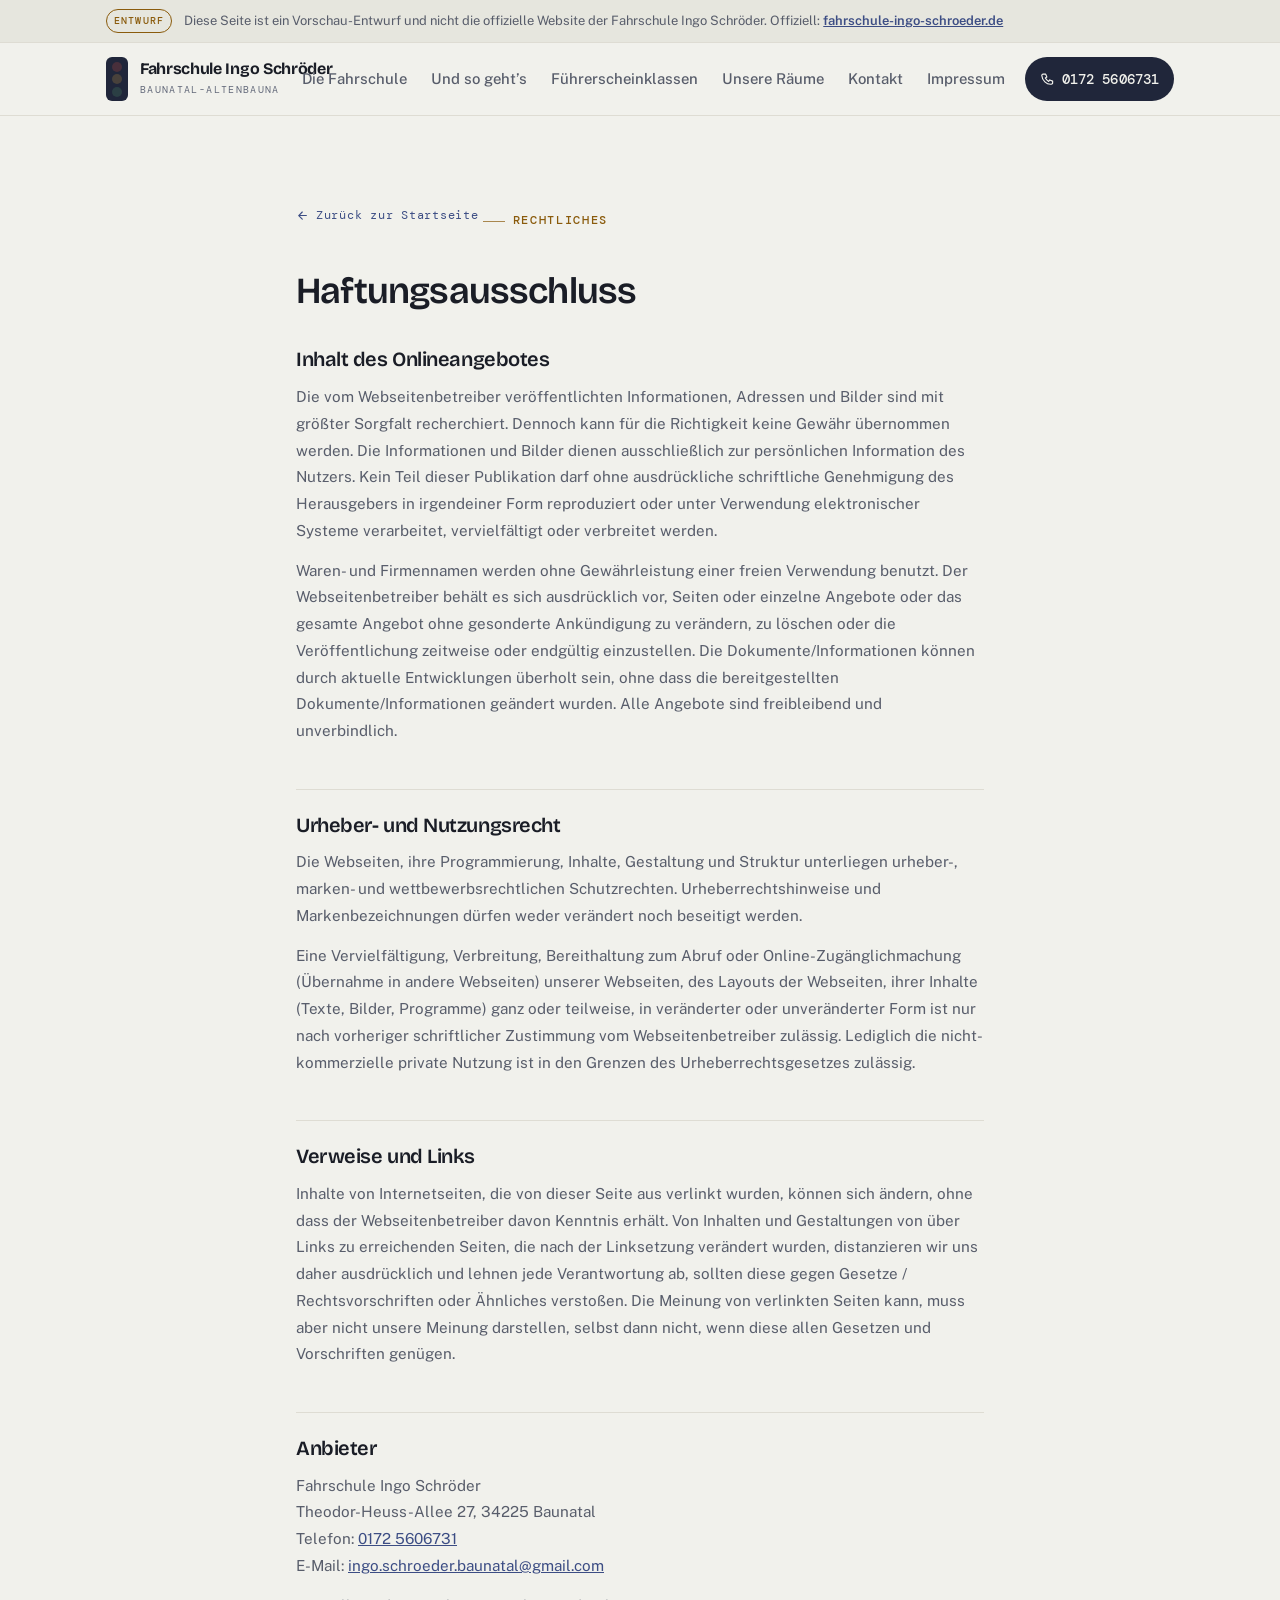
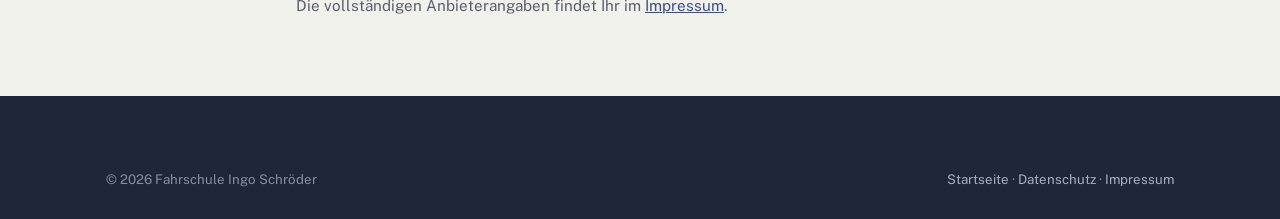
<file: haftungsausschluss.html>
<!DOCTYPE html>
<html lang="de">
<head>
<meta charset="utf-8">
<meta name="viewport" content="width=device-width, initial-scale=1">
<title>Haftungsausschluss – Fahrschule Ingo Schröder</title>
<meta name="description" content="Haftungsausschluss der Fahrschule Ingo Schröder, Theodor-Heuss-Allee 27, 34225 Baunatal.">
<meta name="robots" content="noindex, nofollow">
<meta name="theme-color" content="#20263a">
<link rel="icon" href="data:image/svg+xml,%3Csvg xmlns='http://www.w3.org/2000/svg' viewBox='0 0 64 64'%3E%3Crect width='64' height='64' rx='14' fill='%235569a6'/%3E%3Ccircle cx='32' cy='19' r='6' fill='%23e0322b'/%3E%3Ccircle cx='32' cy='32' r='6' fill='%23f2c31d'/%3E%3Ccircle cx='32' cy='45' r='6' fill='%2334a35a'/%3E%3C/svg%3E">
<link rel="preconnect" href="https://fonts.googleapis.com">
<link rel="preconnect" href="https://fonts.gstatic.com" crossorigin>
<link href="https://fonts.googleapis.com/css2?family=Bricolage+Grotesque:opsz,wght@12..96,600;12..96,700&family=Public+Sans:wght@400;500;600&family=DM+Mono:wght@400;500&display=swap" rel="stylesheet">
<link rel="stylesheet" href="assets/css/style.css">
</head>
<body>
<a class="skip" href="#main">Zum Inhalt springen</a>

<!-- Entwurfs-Hinweis: vor dem Livegang entfernen (zusammen mit dem robots-Meta-Tag). -->
<div class="draft">
  <div class="draft__inner">
    <b>Entwurf</b>
    <span>Diese Seite ist ein Vorschau-Entwurf und nicht die offizielle Website der Fahrschule Ingo Schr&ouml;der. Offiziell: <a href="http://www.fahrschule-ingo-schroeder.de/" target="_blank" rel="noopener">fahrschule-ingo-schroeder.de</a></span>
  </div>
</div>

<svg width="0" height="0" style="position:absolute" aria-hidden="true" focusable="false">
  <defs>
    <symbol id="i-arrow" viewBox="0 0 24 24" fill="none" stroke="currentColor" stroke-width="2.1" stroke-linecap="round" stroke-linejoin="round"><path d="M5 12h13M12.5 5.5 19 12l-6.5 6.5"/></symbol>
    <symbol id="i-phone" viewBox="0 0 24 24" fill="none" stroke="currentColor" stroke-width="1.9" stroke-linecap="round" stroke-linejoin="round"><path d="M6.2 3.5h3l1.9 4.7-2.4 1.7a12.4 12.4 0 0 0 5.4 5.4l1.7-2.4 4.7 1.9v3a2 2 0 0 1-2.2 2C10.6 20.6 3.4 13.4 2.9 5.7a2 2 0 0 1 2-2.2Z"/></symbol>
  </defs>
</svg>

<header class="header">
  <div class="header__inner">
    <a class="brand" href="index.html" aria-label="Fahrschule Ingo Schröder – zur Startseite">
      <span class="mark" aria-hidden="true"><b></b><b></b><b></b></span>
      <span>
        <span class="brand__name">Fahrschule Ingo Schröder</span>
        <span class="brand__sub">Baunatal-Altenbauna</span>
      </span>
    </a>
    <nav class="nav" id="nav" aria-label="Hauptnavigation">
      <a href="index.html#fahrschule">Die Fahrschule</a>
      <a href="index.html#ablauf">Und so geht&rsquo;s</a>
      <a href="index.html#klassen">Führerscheinklassen</a>
      <a href="index.html#raeume">Unsere Räume</a>
      <a href="index.html#kontakt">Kontakt</a>
      <a href="index.html#impressum">Impressum</a>
    </nav>
    <div class="header__cta">
      <a class="telbtn" href="tel:+491725606731"><svg aria-hidden="true"><use href="#i-phone"/></svg><span>0172 5606731</span></a>
      <button class="burger" id="burger" type="button" aria-label="Menü öffnen" aria-expanded="false" aria-controls="nav"><i></i></button>
    </div>
  </div>
</header>

<main id="main" class="legal">
  <div class="legal__inner">
    <a class="back" href="index.html"><svg aria-hidden="true"><use href="#i-arrow"/></svg> Zurück zur Startseite</a>
    <span class="eyebrow">Rechtliches</span>
    <h1 style="margin-top:14px">Haftungsausschluss</h1>

    <div class="legal__body">
      <h2 style="margin-top:0;padding-top:0;border-top:0">Inhalt des Onlineangebotes</h2>
      <p>Die vom Webseitenbetreiber veröffentlichten Informationen, Adressen und Bilder sind mit größter Sorgfalt recherchiert. Dennoch kann für die Richtigkeit keine Gewähr übernommen werden. Die Informationen und Bilder dienen ausschließlich zur persönlichen Information des Nutzers. Kein Teil dieser Publikation darf ohne ausdrückliche schriftliche Genehmigung des Herausgebers in irgendeiner Form reproduziert oder unter Verwendung elektronischer Systeme verarbeitet, vervielfältigt oder verbreitet werden.</p>
      <p>Waren- und Firmennamen werden ohne Gewährleistung einer freien Verwendung benutzt. Der Webseitenbetreiber behält es sich ausdrücklich vor, Seiten oder einzelne Angebote oder das gesamte Angebot ohne gesonderte Ankündigung zu verändern, zu löschen oder die Veröffentlichung zeitweise oder endgültig einzustellen. Die Dokumente/Informationen können durch aktuelle Entwicklungen überholt sein, ohne dass die bereitgestellten Dokumente/Informationen geändert wurden. Alle Angebote sind freibleibend und unverbindlich.</p>

      <h2>Urheber- und Nutzungsrecht</h2>
      <p>Die Webseiten, ihre Programmierung, Inhalte, Gestaltung und Struktur unterliegen urheber-, marken- und wettbewerbsrechtlichen Schutzrechten. Urheberrechtshinweise und Markenbezeichnungen dürfen weder verändert noch beseitigt werden.</p>
      <p>Eine Vervielfältigung, Verbreitung, Bereithaltung zum Abruf oder Online-Zugänglichmachung (Übernahme in andere Webseiten) unserer Webseiten, des Layouts der Webseiten, ihrer Inhalte (Texte, Bilder, Programme) ganz oder teilweise, in veränderter oder unveränderter Form ist nur nach vorheriger schriftlicher Zustimmung vom Webseitenbetreiber zulässig. Lediglich die nicht-kommerzielle private Nutzung ist in den Grenzen des Urheberrechtsgesetzes zulässig.</p>

      <h2>Verweise und Links</h2>
      <p>Inhalte von Internetseiten, die von dieser Seite aus verlinkt wurden, können sich ändern, ohne dass der Webseitenbetreiber davon Kenntnis erhält. Von Inhalten und Gestaltungen von über Links zu erreichenden Seiten, die nach der Linksetzung verändert wurden, distanzieren wir uns daher ausdrücklich und lehnen jede Verantwortung ab, sollten diese gegen Gesetze / Rechtsvorschriften oder Ähnliches verstoßen. Die Meinung von verlinkten Seiten kann, muss aber nicht unsere Meinung darstellen, selbst dann nicht, wenn diese allen Gesetzen und Vorschriften genügen.</p>

      <h2>Anbieter</h2>
      <p>Fahrschule Ingo Schröder<br>
      Theodor-Heuss-Allee 27, 34225 Baunatal<br>
      Telefon: <a href="tel:+491725606731">0172 5606731</a><br>
      E-Mail: <a href="mailto:ingo.schroeder.baunatal@gmail.com">ingo.schroeder.baunatal@gmail.com</a></p>
      <p>Die vollständigen Anbieterangaben findet Ihr im <a href="index.html#impressum">Impressum</a>.</p>
    </div>
  </div>
</main>

<footer class="footer">
  <div class="wrap">
    <div class="footer__bottom" style="border:0;padding-top:0">
      <span>&copy; <span id="jahr">2026</span> Fahrschule Ingo Schröder</span>
      <span><a href="index.html">Startseite</a> · <a href="datenschutz.html">Datenschutz</a> · <a href="index.html#impressum">Impressum</a></span>
    </div>
  </div>
</footer>

<script src="assets/js/main.js"></script>
</body>
</html>
</file>
<file: assets/css/style.css>
/* ==========================================================================
   Fahrschule Ingo Schröder – Baunatal-Altenbauna
   Gestaltungsidee: "Stundenplan". Diese Fahrschule hat einen Takt – Dienstag
   und Donnerstag – und der ist ihr wichtigster Fakt. Er traegt die Seite.
   Kreideweisses Papier, tiefblaue Tafel, Bernstein als einziger Akzent.
   Zeiten und Klassenkuerzel stehen in Monospace, weil sie Codes sind.
   ========================================================================== */

:root{
  --tafel:#20263a;
  --tafel-tief:#161b2b;
  --tafel-hell:#2f3852;
  --kreide:#f1f1ec;
  --kreide-warm:#e6e6de;
  --papier:#ffffff;
  --tinte:#1a1d26;
  --tinte-leise:#585d6b;
  --tinte-still:#63697a;
  --linie:#dedcd3;
  --linie-fein:#eceae3;
  --periwinkle:#5569a6;
  --periwinkle-tief:#3c4d84;
  --bernstein:#8a5b0c;
  --bernstein-hell:#f3e6cd;

  --r:14px;
  --r-klein:9px;
  --r-pille:999px;
  --breite:1120px;

  --display:"Bricolage Grotesque","Segoe UI",system-ui,sans-serif;
  --text:"Public Sans","Segoe UI",Roboto,system-ui,-apple-system,Arial,sans-serif;
  --mono:"DM Mono",ui-monospace,"SFMono-Regular",Consolas,monospace;

  --schatten-fein:0 1px 2px rgba(26,29,38,.05);
  --schatten:0 1px 2px rgba(26,29,38,.04), 0 14px 34px -22px rgba(32,38,58,.34);
  --schatten-tief:0 2px 6px rgba(26,29,38,.05), 0 30px 60px -32px rgba(32,38,58,.42);
}

*,*::before,*::after{box-sizing:border-box}
html{scroll-behavior:smooth;scroll-padding-top:84px;-webkit-text-size-adjust:100%}
@media (prefers-reduced-motion:reduce){
  html{scroll-behavior:auto}
  *,*::before,*::after{animation-duration:.01ms!important;animation-iteration-count:1!important;transition-duration:.01ms!important}
}
body{margin:0;background:var(--kreide);color:var(--tinte);font-family:var(--text);font-size:17px;line-height:1.68;-webkit-font-smoothing:antialiased}
img{max-width:100%;display:block;height:auto}
a{color:var(--periwinkle-tief)}
ul,ol{margin:0;padding:0;list-style:none}
h1,h2,h3,h4{margin:0;font-family:var(--display);font-weight:600;line-height:1.12;letter-spacing:-.022em;color:var(--tinte)}
p{margin:0}
:focus-visible{outline:2px solid var(--periwinkle);outline-offset:3px;border-radius:3px}
.skip{position:absolute;left:-9999px;top:0;background:var(--tafel);color:#fff;padding:12px 20px;z-index:300}
.skip:focus{left:0}
.vh{position:absolute;width:1px;height:1px;padding:0;margin:-1px;overflow:hidden;clip:rect(0 0 0 0);white-space:nowrap;border:0}

.wrap{max-width:var(--breite);margin:0 auto;padding:0 26px;position:relative}
.section{padding:clamp(60px,7.5vw,108px) 0}
.section--soft{background:var(--papier);border-block:1px solid var(--linie)}
@media (max-width:560px){.wrap{padding:0 20px}}

/* ---------- Auszeichnung und Abschnittskopf ---------- */
.eyebrow{display:inline-flex;align-items:center;gap:.7em;font-family:var(--mono);font-size:.73rem;font-weight:500;letter-spacing:.14em;text-transform:uppercase;color:var(--bernstein)}
.eyebrow::before{content:"";width:22px;height:1px;background:var(--bernstein);opacity:.7}
.section__head{max-width:60ch}
h2{font-size:clamp(1.75rem,1.3rem + 2vw,2.55rem);margin:18px 0 0}
.lede{margin-top:16px;color:var(--tinte-leise);font-size:clamp(1.01rem,.98rem + .22vw,1.11rem)}

/* ---------- Schaltflaechen ---------- */
.btn{display:inline-flex;align-items:center;justify-content:center;gap:.6em;padding:.9em 1.55em;border-radius:var(--r-pille);border:1px solid transparent;font-family:var(--display);font-weight:600;font-size:.98rem;text-decoration:none;cursor:pointer;transition:background .2s,color .2s,border-color .2s,transform .2s,box-shadow .2s;min-height:48px}
.btn svg{width:1.1em;height:1.1em;flex:none}
.btn--primary{background:var(--tafel);color:var(--kreide);box-shadow:var(--schatten)}
.btn--primary:hover{background:var(--tafel-tief);transform:translateY(-1px);box-shadow:var(--schatten-tief)}
.btn--onblue{background:var(--bernstein);color:#fff}
.btn--onblue:hover{background:#8b5c0d;transform:translateY(-1px)}
/* Zweitrangige Schaltflaeche auf hellem Grund */
.btn--ghostblue{background:transparent;border-color:var(--linie);color:var(--tinte)}
.btn--ghostblue:hover{background:var(--papier);border-color:var(--tafel);transform:translateY(-1px)}

/* ---------- Entwurfs-Hinweis ----------
   Nur fuer die Vorschau. Vor dem Livegang zusammen mit den robots-Meta-Tags entfernen. */
.draft{background:var(--kreide-warm);color:var(--tinte-leise);border-bottom:1px solid var(--linie);font-size:.81rem;line-height:1.6}
.draft__inner{max-width:var(--breite);margin:0 auto;padding:9px 26px;display:flex;flex-wrap:wrap;align-items:center;gap:5px 12px}
.draft b{font-family:var(--mono);font-weight:500;letter-spacing:.12em;text-transform:uppercase;font-size:.65rem;color:var(--bernstein);border:1px solid var(--bernstein);padding:.28em .65em;border-radius:var(--r-pille)}
.draft a{color:var(--periwinkle-tief);font-weight:600}

/* ---------- Kopfzeile ---------- */
.header{position:sticky;top:0;z-index:100;background:rgba(241,241,236,.92);backdrop-filter:blur(12px);border-bottom:1px solid var(--linie)}
.header__inner{max-width:var(--breite);margin:0 auto;padding:12px 26px;display:flex;align-items:center;gap:20px}
.brand{display:flex;align-items:center;gap:12px;text-decoration:none;color:inherit;margin-right:auto;min-width:0;min-height:48px}
.brand__name{font-family:var(--display);font-weight:700;font-size:1rem;letter-spacing:-.02em;line-height:1.15;display:block;white-space:nowrap}
.brand__sub{display:block;font-family:var(--mono);font-size:.65rem;font-weight:400;letter-spacing:.13em;text-transform:uppercase;color:var(--tinte-still);margin-top:3px;white-space:nowrap}
.nav{display:flex;gap:24px}
.nav a{font-family:var(--text);font-weight:500;font-size:.93rem;color:var(--tinte-leise);text-decoration:none;padding:8px 0;position:relative;white-space:nowrap}
.nav a::after{content:"";position:absolute;left:0;right:0;bottom:2px;height:1.5px;background:var(--bernstein);transform:scaleX(0);transform-origin:left;transition:transform .22s}
.nav a:hover{color:var(--tinte)}
.nav a:hover::after,.nav a.is-active::after{transform:scaleX(1)}
.nav a.is-active{color:var(--tinte)}
.header__cta{display:flex;align-items:center;gap:10px}
.telbtn{display:inline-flex;align-items:center;gap:.5em;background:var(--tafel);color:var(--kreide);font-family:var(--mono);font-weight:500;font-size:.88rem;letter-spacing:.01em;text-decoration:none;padding:.6em 1.05em;border-radius:var(--r-pille);white-space:nowrap;min-height:44px;min-width:44px;justify-content:center;transition:background .2s}
.telbtn:hover{background:var(--tafel-tief)}
.telbtn svg{width:1.05em;height:1.05em}
.burger{display:none;width:44px;height:44px;border:1px solid var(--linie);border-radius:var(--r-klein);background:var(--papier);cursor:pointer;align-items:center;justify-content:center;padding:0}
.burger i{display:block;width:17px;height:1.5px;background:var(--tinte);position:relative}
.burger i::before,.burger i::after{content:"";position:absolute;width:17px;height:1.5px;background:var(--tinte)}
.burger i::before{top:-5.5px}
.burger i::after{top:5.5px}
@media (max-width:1020px){.nav{gap:17px}.nav a{font-size:.88rem}}
@media (max-width:900px){
  .nav{position:fixed;inset:auto 0 0 0;top:69px;flex-direction:column;gap:0;background:var(--kreide);padding:8px 26px 26px;overflow:auto;opacity:0;transform:translateY(-8px);pointer-events:none;transition:.2s;border-top:1px solid var(--linie);box-shadow:var(--schatten-tief)}
  .nav.is-open{opacity:1;transform:none;pointer-events:auto}
  .nav a{font-size:1rem;padding:15px 0;min-height:48px;display:flex;align-items:center;border-bottom:1px solid var(--linie-fein)}
  .nav a::after{display:none}
  .burger{display:inline-flex}
  .telbtn span{display:none}
  .telbtn{padding:.6em .75em}
}

/* Ampel-Bildmarke, aus dem Original-Logo abgeleitet */
.mark{width:22px;height:44px;border-radius:6px;background:var(--tafel);display:grid;grid-auto-rows:1fr;place-items:center;gap:2px;padding:4px 0;flex:none}
.mark b{width:10px;height:10px;border-radius:50%;display:block;opacity:.22;animation:lampe 5s infinite}
.mark b:nth-child(1){background:#d8503f;animation-delay:0s}
.mark b:nth-child(2){background:#d8a63f;animation-delay:1.7s}
.mark b:nth-child(3){background:#549c6b;animation-delay:3.4s}
@keyframes lampe{0%,18%{opacity:1}26%,100%{opacity:.22}}
@media (prefers-reduced-motion:reduce){.mark b{opacity:1;animation:none}}

/* ==========================================================================
   Hero: links die Aussage, rechts der Stundenplan als Tafel
   ========================================================================== */
.hero{background:var(--kreide);padding:clamp(44px,5.5vw,76px) 0 clamp(52px,6vw,84px)}
.hero__inner{max-width:var(--breite);margin:0 auto;padding:0 26px;display:grid;grid-template-columns:1.04fr .96fr;gap:clamp(38px,5vw,64px);align-items:center}
.hero h1{font-size:clamp(2.15rem,1.5rem + 2.9vw,3.5rem);margin:20px 0 0;font-weight:700;letter-spacing:-.035em;line-height:1.06}
.hero h1 span{display:block;color:var(--periwinkle-tief)}
.hero__text{margin-top:22px;color:var(--tinte-leise);font-size:clamp(1.02rem,.99rem + .28vw,1.13rem);max-width:46ch}
.hero__tags{display:flex;flex-wrap:wrap;gap:7px;margin-top:26px}
.tag{font-family:var(--mono);font-size:.76rem;font-weight:500;letter-spacing:.04em;color:var(--tinte-leise);border:1px solid var(--linie);background:var(--papier);padding:.44em .8em;border-radius:var(--r-klein)}
.hero__actions{display:flex;flex-wrap:wrap;gap:12px;margin-top:32px}

/* Der Stundenplan – das Herzstueck */
.hero__media{min-width:0}
.hero__card{background:var(--tafel);color:var(--kreide);border-radius:var(--r);padding:clamp(22px,3vw,30px);box-shadow:var(--schatten-tief);position:relative;overflow:hidden}
.hero__card::after{content:"";position:absolute;left:0;right:0;bottom:0;height:4px;background:linear-gradient(90deg,#d8503f 0 33.3%,#d8a63f 33.3% 66.6%,#549c6b 66.6% 100%);opacity:.9}
.hero__card-logo{width:100%;border-radius:var(--r-klein);margin-bottom:22px;filter:saturate(.92)}
.hero__card-facts{display:grid;gap:0}
.hero__card-facts li{display:grid;grid-template-columns:auto 1fr;gap:14px;align-items:start;padding:13px 0;border-top:1px solid rgba(241,241,236,.14);min-width:0}
.hero__card-facts li:first-child{border-top:0;padding-top:0}
.hero__card-facts li:last-child{padding-bottom:2px}
.hero__card-facts svg{width:18px;height:18px;color:#c9a15a;margin-top:3px;flex:none}
.hero__card-facts b{display:block;font-family:var(--mono);font-size:.66rem;font-weight:400;letter-spacing:.15em;text-transform:uppercase;color:#9098ad;margin-bottom:3px}
.hero__card-facts span{font-size:.95rem;line-height:1.5;color:var(--kreide);min-width:0}
@media (max-width:900px){
  .hero__inner{grid-template-columns:1fr;gap:34px}
  .hero__media{max-width:520px}
}

@media (max-width:900px){
}

/* Fotos werden bewusst klein gezeigt: die Originale sind nur 280 px breit. */
/* Rechte Spalte traegt Kennzahlen und Foto untereinander. Das Foto wird
   begrenzt, weil die Originaldatei nur 280 px breit ist. */
@media (max-width:900px){
}

/* ---------- Klassen: das Kuerzel ist ein Code, also Monospace ---------- */
.classes{display:grid;grid-template-columns:repeat(3,1fr);gap:22px;margin-top:44px;align-items:stretch}
.cls{background:var(--papier);border:1px solid var(--linie);border-radius:var(--r);padding:28px 26px;display:flex;flex-direction:column;position:relative;overflow:hidden;transition:border-color .22s,box-shadow .22s,transform .22s}
.cls:hover{border-color:var(--periwinkle);box-shadow:var(--schatten);transform:translateY(-2px)}
.cls__watermark{display:none}
.cls__badge{align-self:flex-start;font-family:var(--mono);font-weight:500;font-size:1.45rem;letter-spacing:-.01em;color:var(--tafel);background:transparent;padding:0;border-radius:0;line-height:1;border-bottom:2px solid var(--bernstein);padding-bottom:6px}
.cls h3{font-size:1.16rem;margin-top:18px}
.cls__desc{margin-top:12px}
.cls__lead{font-size:.97rem;line-height:1.6;color:var(--tinte-leise)}
.cls__more{margin-top:16px;border-top:1px solid var(--linie-fein);padding-top:6px}
.cls__more summary{cursor:pointer;list-style:none;display:inline-flex;align-items:center;gap:.5em;font-family:var(--mono);font-size:.76rem;letter-spacing:.06em;color:var(--periwinkle-tief);min-height:44px}
.cls__more summary::-webkit-details-marker{display:none}
.cls__more summary::after{content:"";width:7px;height:7px;border-right:1.5px solid currentColor;border-bottom:1.5px solid currentColor;transform:rotate(45deg);margin-top:-4px;transition:transform .2s}
.cls__more[open] summary::after{transform:rotate(-135deg);margin-top:2px}
.cls__more p{margin-top:8px;font-size:.86rem;line-height:1.62;color:var(--tinte-still)}
.cls__more p+p{margin-top:8px}
.spec{margin-top:20px;border-top:1px solid var(--linie-fein)}
.spec>div{display:grid;grid-template-columns:auto 1fr;gap:12px;align-items:baseline;padding:9px 0;border-bottom:1px solid var(--linie-fein);font-size:.87rem}
.spec dt{color:var(--tinte-still)}
.cls__foot{margin-top:auto;padding-top:22px}
.dl{display:inline-flex;align-items:flex-start;gap:.65em;font-size:.88rem;font-weight:600;color:var(--periwinkle-tief);text-decoration:none;padding:.72em 1.05em;border:1px solid var(--linie);border-radius:var(--r-klein);line-height:1.4;min-height:44px}
.dl:hover{border-color:var(--periwinkle);background:var(--kreide)}
.dl svg{width:1.05em;height:1.05em;flex:none;margin-top:.15em}
.dl small{display:block;font-family:var(--mono);font-weight:400;font-size:.72rem;color:var(--tinte-still);margin-top:2px}
@media (max-width:980px){.classes{grid-template-columns:1fr 1fr}}
@media (max-width:660px){.classes{grid-template-columns:1fr}}

@media (max-width:800px){.dlrow{grid-template-columns:1fr}}

/* ---------- Raeume ---------- */
.gallery{display:grid;grid-template-columns:repeat(4,1fr);gap:20px;margin-top:42px}
.gallery figure{margin:0;background:var(--papier);border:1px solid var(--linie);border-radius:var(--r);overflow:hidden}
.gallery img{width:100%;aspect-ratio:4/3;object-fit:cover}
.gallery figcaption{padding:13px 15px;font-family:var(--mono);font-size:.74rem;letter-spacing:.02em;color:var(--tinte-still);line-height:1.5}
@media (max-width:980px){.gallery{grid-template-columns:1fr 1fr}}
@media (max-width:520px){.gallery{grid-template-columns:1fr}}

/* ---------- Kontakt ---------- */
.contact__grid{display:grid;grid-template-columns:.86fr 1.14fr;gap:clamp(34px,4vw,54px);align-items:start}
.ccards{margin-top:28px;display:grid;border-top:1px solid var(--linie)}
.ccard{display:grid;grid-template-columns:auto 1fr;gap:16px;align-items:center;padding:16px 0;border-bottom:1px solid var(--linie-fein);text-decoration:none;color:inherit;min-width:0}
.ccard:hover{color:var(--periwinkle-tief)}
.ccard>svg{width:18px;height:18px;color:var(--periwinkle);flex:none}
.ccard b{display:block;font-family:var(--mono);font-size:.66rem;font-weight:400;letter-spacing:.14em;text-transform:uppercase;color:var(--tinte-still)}
.ccard span{display:block;font-size:.98rem;font-weight:500;margin-top:3px;overflow-wrap:anywhere;min-width:0}
.form{background:var(--papier);border:1px solid var(--linie);border-radius:var(--r);padding:clamp(24px,3vw,34px);box-shadow:var(--schatten)}
.form h3{font-size:1.18rem}
.form>p{margin-top:8px;color:var(--tinte-still);font-size:.91rem}
.grid2{display:grid;grid-template-columns:1fr 1fr;gap:0 18px}
.field{display:flex;flex-direction:column;gap:7px;margin-top:17px}
.field label{font-size:.85rem;font-weight:600}
.field .req{color:var(--bernstein)}
.field input,.field textarea{font:inherit;font-size:.96rem;padding:.76em .92em;border:1px solid var(--linie);border-radius:var(--r-klein);background:var(--papier);color:var(--tinte);width:100%;resize:vertical;transition:border-color .2s,box-shadow .2s}
.field input:hover,.field textarea:hover{border-color:#cdcabf}
.field input:focus,.field textarea:focus{outline:none;border-color:var(--periwinkle);box-shadow:0 0 0 3px rgba(85,105,166,.13)}
.consent{display:grid;grid-template-columns:auto 1fr;gap:13px;align-items:flex-start;margin-top:20px;padding:17px;background:var(--kreide);border-radius:var(--r-klein)}
.consent input{width:24px;height:24px;margin:0;accent-color:var(--periwinkle)}
.consent label{font-size:.82rem;color:var(--tinte-leise);line-height:1.6;cursor:pointer;padding:10px 0;margin:-10px 0}
.form__foot{margin-top:20px;display:flex;flex-wrap:wrap;gap:16px;align-items:center;justify-content:space-between}
.form__hint{font-size:.81rem;color:var(--tinte-still);max-width:34ch;line-height:1.55}
.form__status{margin-top:14px;font-size:.92rem;font-weight:600;min-height:1.4em}
.form__status[data-state="ok"]{color:#3d7a52}
.fld-error{margin-top:6px;font-size:.83rem;font-weight:600;color:#a5362f;grid-column:1/-1}
.field.has-error input,.field.has-error textarea{border-color:#a5362f}
.consent.has-error{outline:1px solid #a5362f}
@media (max-width:960px){.contact__grid{grid-template-columns:1fr;gap:34px}}
@media (max-width:520px){.grid2{grid-template-columns:1fr}}

/* ---------- Impressum ---------- */
.imprint{display:grid;grid-template-columns:repeat(3,1fr);gap:0 28px;margin-top:34px}
.imprint>div{padding:15px 0;border-top:1px solid var(--linie)}
.imprint dt{font-family:var(--mono);font-size:.66rem;letter-spacing:.14em;text-transform:uppercase;color:var(--tinte-still)}
.imprint dd{margin:6px 0 0;font-size:.96rem;font-weight:500;overflow-wrap:anywhere}
@media (max-width:820px){.imprint{grid-template-columns:1fr 1fr}}
@media (max-width:520px){.imprint{grid-template-columns:1fr}}

/* ---------- Fusszeile ---------- */
.footer{background:var(--tafel);color:#a8b0c4;padding:clamp(48px,6vw,72px) 0 28px}
.footer__grid{display:grid;grid-template-columns:1.5fr 1fr 1.2fr;gap:38px;padding-bottom:34px;border-bottom:1px solid rgba(241,241,236,.12)}
.footer h4{color:#fff;font-family:var(--mono);font-size:.68rem;font-weight:400;letter-spacing:.16em;text-transform:uppercase;margin-bottom:16px}
.footer p{font-size:.9rem;line-height:1.75;max-width:36ch}
.footer a{display:inline-flex;align-items:center;min-height:44px;min-width:44px;color:#a8b0c4;text-decoration:none;font-size:.92rem}
.footer a:hover{color:#fff}
.footer__brand{display:flex;align-items:center;gap:12px;margin-bottom:16px;color:#fff}
.footer__brand .brand__name{color:#fff}
.footer__brand .brand__sub{color:#7f889e}
.footer__brand .mark{background:rgba(241,241,236,.1)}
.footer__bottom{display:flex;flex-wrap:wrap;gap:10px 26px;justify-content:space-between;padding-top:22px;font-size:.83rem;color:#868fa5}
.footer__bottom a{display:inline;padding:0;min-height:0;font-size:inherit;color:#a8b0c4}
@media (max-width:820px){.footer__grid{grid-template-columns:1fr 1fr}}
@media (max-width:560px){.footer__grid{grid-template-columns:1fr}}

/* ---------- Rechtstexte ---------- */
.legal{padding:clamp(46px,6vw,80px) 0}
.legal__inner{max-width:740px;margin:0 auto;padding:0 26px}
.legal h1{font-size:clamp(1.75rem,1.4rem + 1.5vw,2.3rem);margin-top:16px}
.legal .back{display:inline-flex;align-items:center;gap:.55em;font-family:var(--mono);font-size:.78rem;letter-spacing:.06em;text-decoration:none;color:var(--periwinkle-tief);margin-bottom:20px;min-height:44px}
.legal .back svg{width:1.05em;height:1.05em;transform:rotate(180deg)}
.legal .note{margin-top:26px;padding:20px 22px;background:var(--bernstein-hell);border-radius:var(--r);font-size:.92rem;line-height:1.7;color:#6b5220}
.legal .note strong{color:#4d3a14}
.legal__body{margin-top:36px}
.legal__body h2{font-size:1.26rem;margin:44px 0 0;padding-top:24px;border-top:1px solid var(--linie)}
.legal__body h3{font-size:1.01rem;margin:26px 0 0}
.legal__body h4{font-size:.95rem;margin:20px 0 0;color:var(--tafel)}
.legal__body p{margin-top:13px;color:var(--tinte-leise);font-size:.95rem;line-height:1.76}
.legal__body ul{margin-top:12px;padding-left:20px;list-style:disc}
.legal__body li{color:var(--tinte-leise);font-size:.95rem;line-height:1.7;margin-top:6px}
.legal__body a{overflow-wrap:anywhere}

@media print{
  .header,.totop,.hero__actions,.form,.burger,.skip,.progress,.draft{display:none!important}
  body{font-size:11pt;background:#fff}
  a{color:#000;text-decoration:underline}
}

/* ==========================================================================
   Der Stundenplan – das Erkennungszeichen dieser Seite
   ========================================================================== */
.plan__kopf{font-family:var(--mono);font-size:.68rem;font-weight:400;letter-spacing:.18em;text-transform:uppercase;color:#9098ad;margin-bottom:16px}
.plan__tab{width:100%;border-collapse:collapse;font-family:var(--mono);font-size:.86rem;font-weight:400}
.plan__tab thead th{padding:0 0 10px;text-align:right;font-weight:500;font-size:.7rem;letter-spacing:.13em;text-transform:uppercase;color:#c9a15a;border-bottom:1px solid rgba(241,241,236,.2)}
.plan__tab thead td{border-bottom:1px solid rgba(241,241,236,.2)}
.plan__tab tbody th{text-align:left;font-family:var(--text);font-weight:500;font-size:.92rem;color:var(--kreide);padding:15px 14px 15px 0;white-space:nowrap}
.plan__tab tbody td{text-align:right;padding:15px 0 15px 14px;color:#d4d8e2;white-space:nowrap;font-variant-numeric:tabular-nums}
.plan__tab tbody td span{opacity:.45;padding:0 .12em}
.plan__tab tbody tr+tr th,.plan__tab tbody tr+tr td{border-top:1px solid rgba(241,241,236,.1)}
.plan__weit{text-align:right;color:#9098ad!important;font-style:normal;white-space:normal!important}
.plan__fuss{margin-top:20px;padding-top:16px;border-top:1px solid rgba(241,241,236,.14);font-family:var(--mono);font-size:.72rem;letter-spacing:.04em;color:#99a1b3;line-height:1.6}
@media (max-width:420px){
  .plan__tab{font-size:.79rem}
  .plan__tab tbody th{font-size:.86rem;padding-right:8px}
  .plan__tab tbody td{padding-left:8px}
}

/* ==========================================================================
   Ablauf: vier Schritte mit haengender Marke, daneben die Unterlagen
   ========================================================================== */
.ablauf{display:grid;grid-template-columns:minmax(0,1.6fr) minmax(0,1fr);gap:clamp(36px,5vw,64px);align-items:start;margin-top:44px}
.steps{display:grid;gap:0;padding:0;list-style:none}
.step{display:grid;grid-template-columns:6.5rem minmax(0,1fr);gap:0 26px;grid-template-areas:"n t" "n b";padding:22px 0;border-top:1px solid var(--linie);margin:0}
.step:first-child{border-top:0;padding-top:0}
.step__n{grid-area:n;font-family:var(--mono);font-size:.72rem;font-weight:400;letter-spacing:.12em;text-transform:uppercase;color:var(--bernstein);padding-top:.3em;margin:0}
.step h3{grid-area:t;font-size:1.06rem}
.step>p:not(.step__n){grid-area:b;margin-top:8px;color:var(--tinte-leise);font-size:.95rem;line-height:1.65}
@media (max-width:620px){
  .step{grid-template-columns:1fr;grid-template-areas:"n" "t" "b";gap:0}
  .step__n{padding-top:0;margin-bottom:8px}
}

.beibringen{background:var(--papier);border:1px solid var(--linie);border-radius:var(--r);padding:26px}
.beibringen h3{font-size:1rem}
.beibringen ul{margin-top:15px}
.beibringen li{padding:10px 0;border-top:1px solid var(--linie-fein);font-size:.94rem;color:var(--tinte-leise);line-height:1.6}
.beibringen li:first-child{border-top:0;padding-top:0}
.beibringen>p{margin-top:18px;padding-top:16px;border-top:1px solid var(--linie);font-size:.88rem;color:var(--tinte-still);line-height:1.65}
@media (max-width:900px){.ablauf{grid-template-columns:1fr;gap:38px}}

/* ---------- Weitere Unterlagen ---------- */
.weitere{margin-top:46px;padding-top:24px;border-top:1px solid var(--linie)}
.weitere h3{font-family:var(--mono);font-size:.7rem;font-weight:400;letter-spacing:.15em;text-transform:uppercase;color:var(--tinte-still)}
.weitere ul{margin-top:8px}
.weitere li{display:flex;flex-wrap:wrap;align-items:baseline;gap:0 1.2em;padding:4px 0;border-top:1px solid var(--linie-fein)}
.weitere li:first-child{border-top:0}
.weitere a{font-weight:600;min-height:44px;display:inline-flex;align-items:center;color:var(--periwinkle-tief)}
.weitere span{font-family:var(--mono);font-size:.75rem;color:var(--tinte-still)}

/* ---------- Kontaktangaben als Liste ---------- */
.ccards{margin-top:30px;display:grid;border-top:1px solid var(--linie)}
.ccards>div{display:grid;grid-template-columns:8rem minmax(0,1fr);gap:0 20px;align-items:baseline;padding:12px 0;border-bottom:1px solid var(--linie-fein)}
.ccards dt{font-family:var(--mono);font-size:.68rem;font-weight:400;letter-spacing:.14em;text-transform:uppercase;color:var(--tinte-still)}
.ccards dd{margin:0;font-size:.98rem;overflow-wrap:anywhere;min-width:0}
.ccards dd a{display:inline-flex;align-items:center;min-height:44px}
@media (max-width:520px){.ccards>div{grid-template-columns:1fr;gap:2px}}

/* ---------- Download-Link mit Groessenangabe ---------- */
.dl span{min-width:0}
</file>
